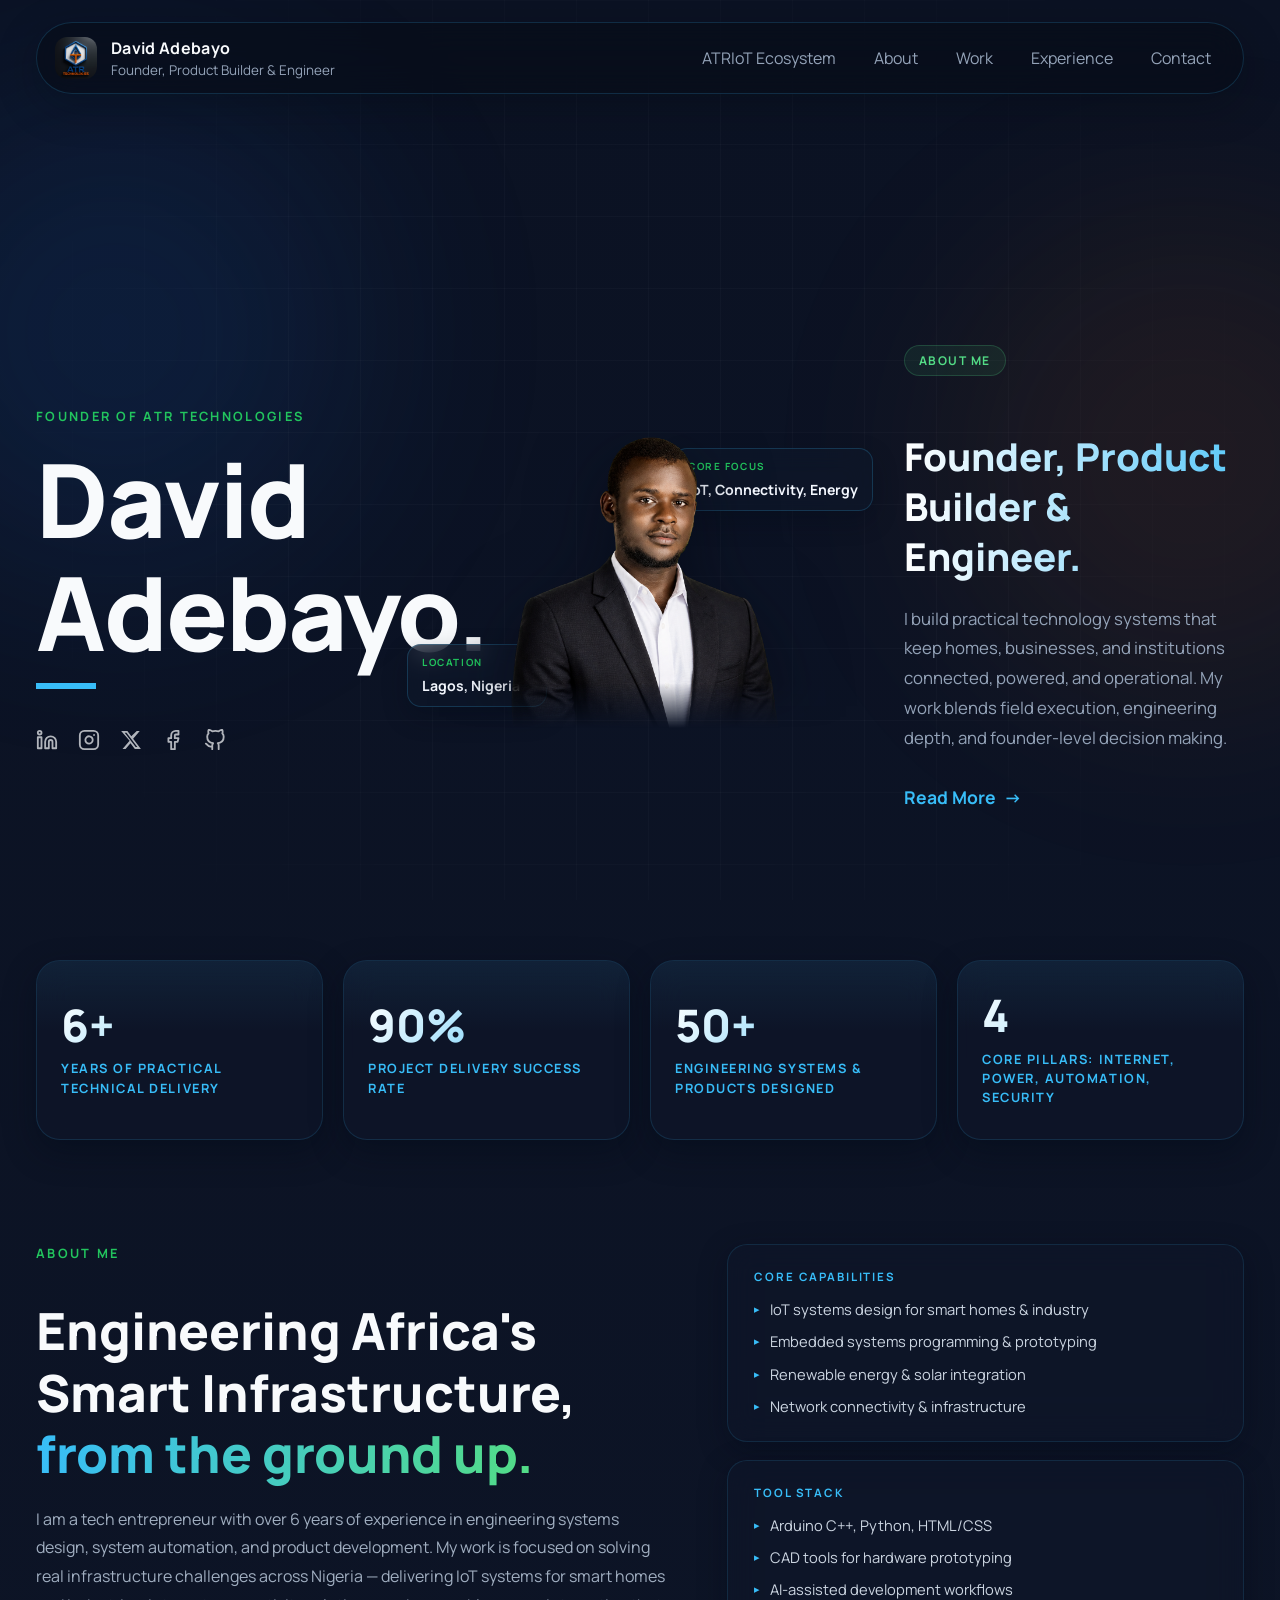
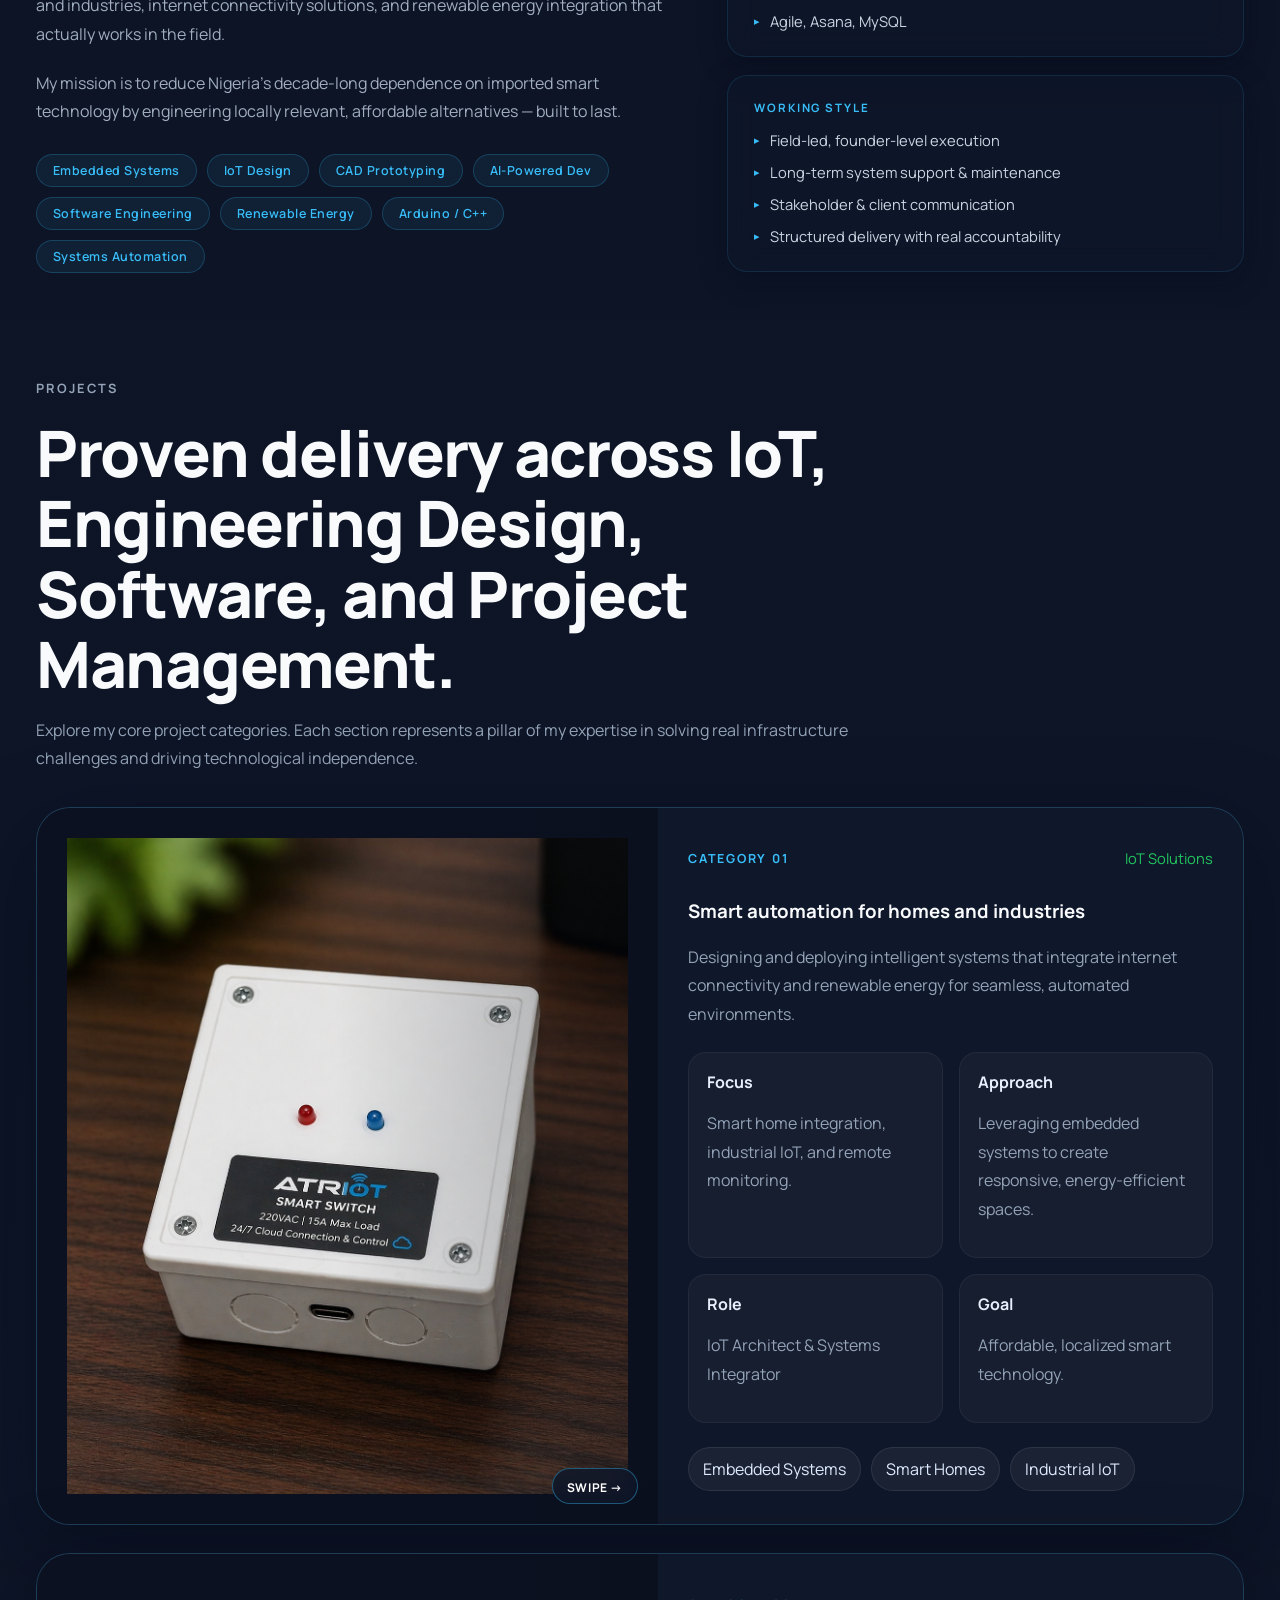
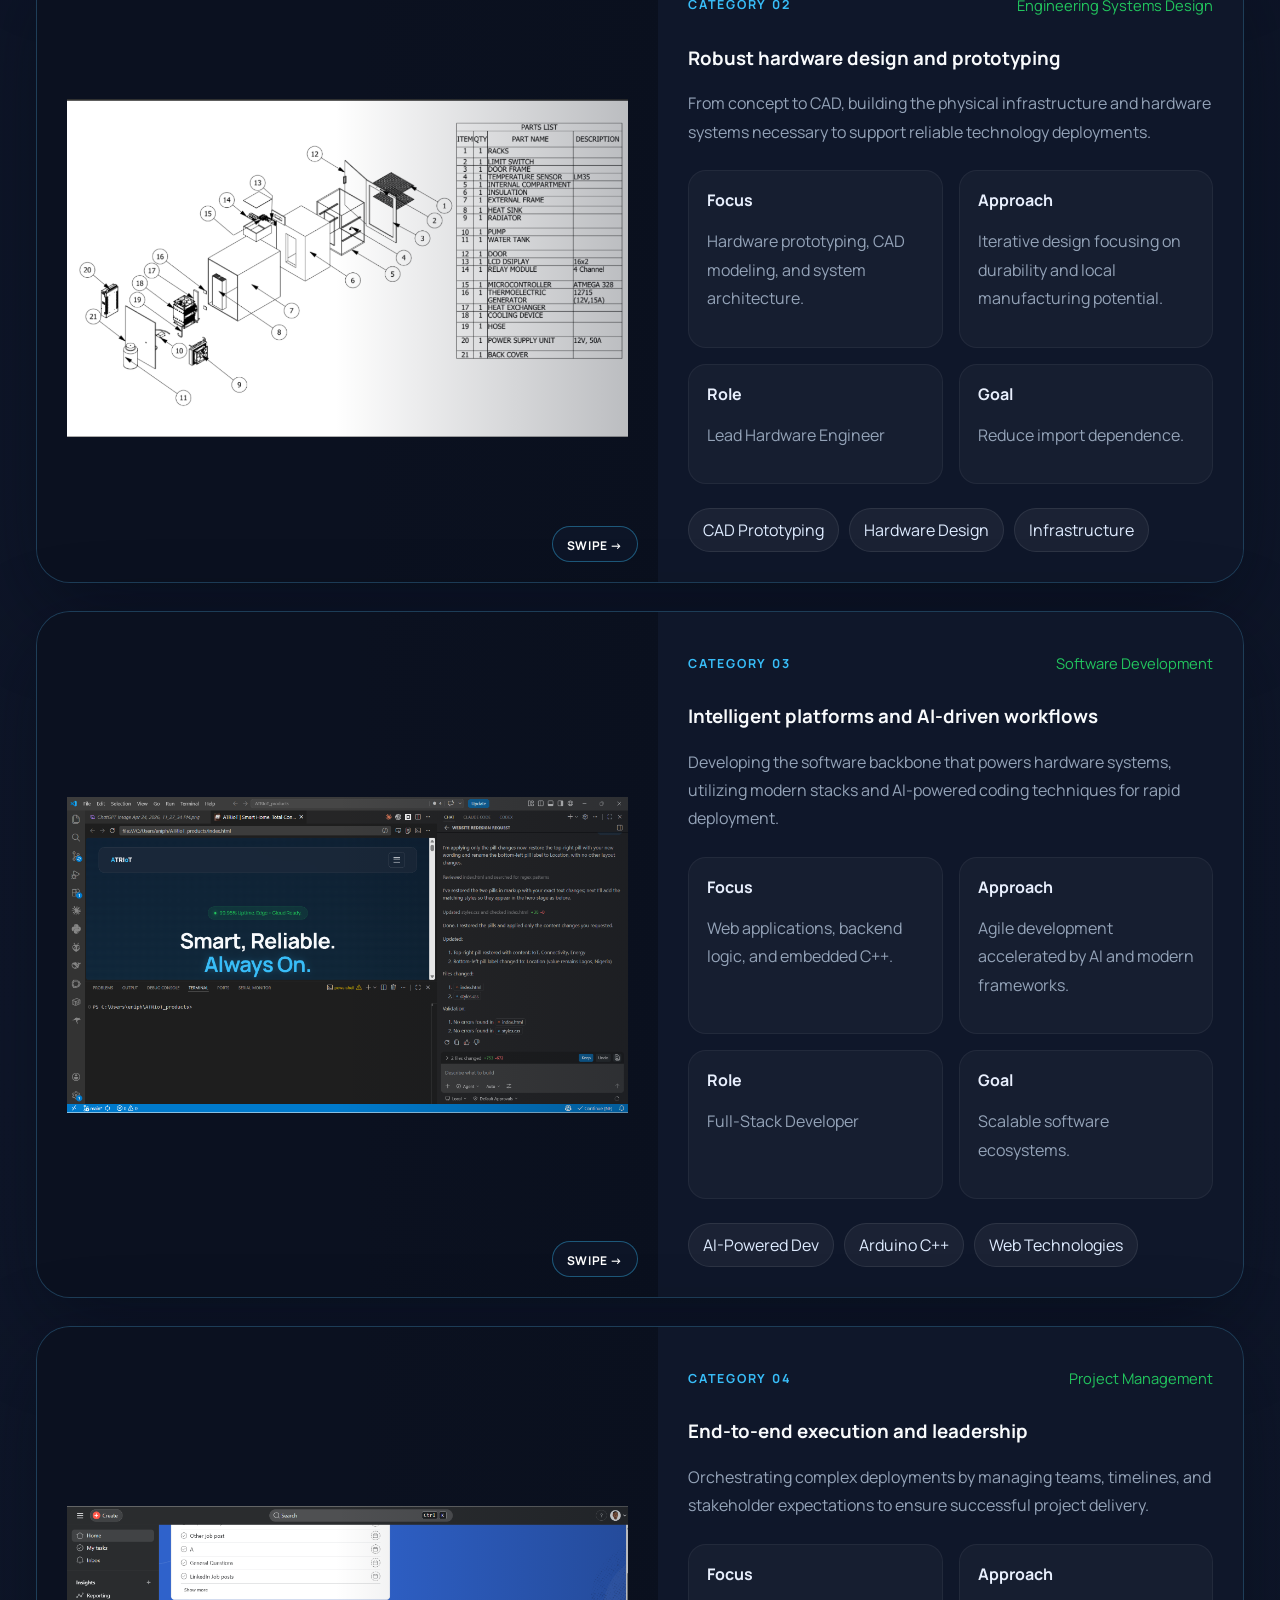
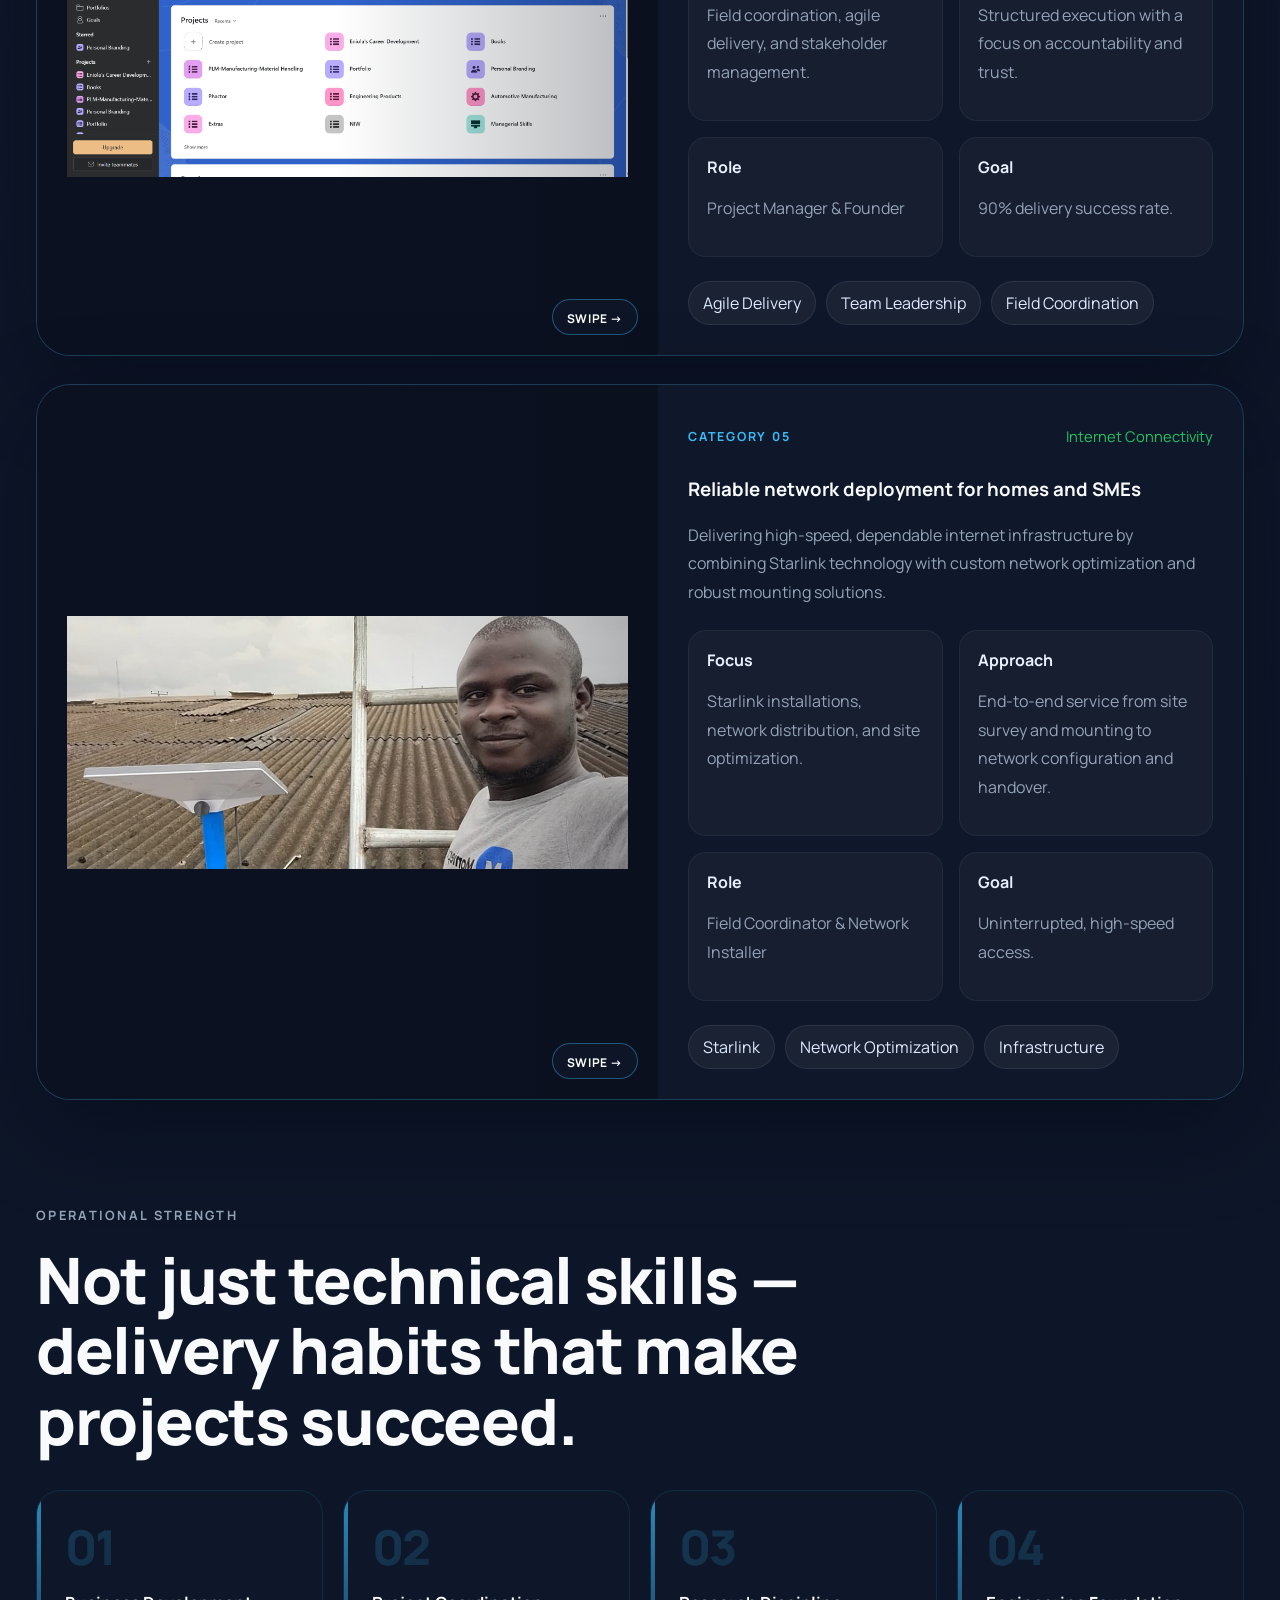
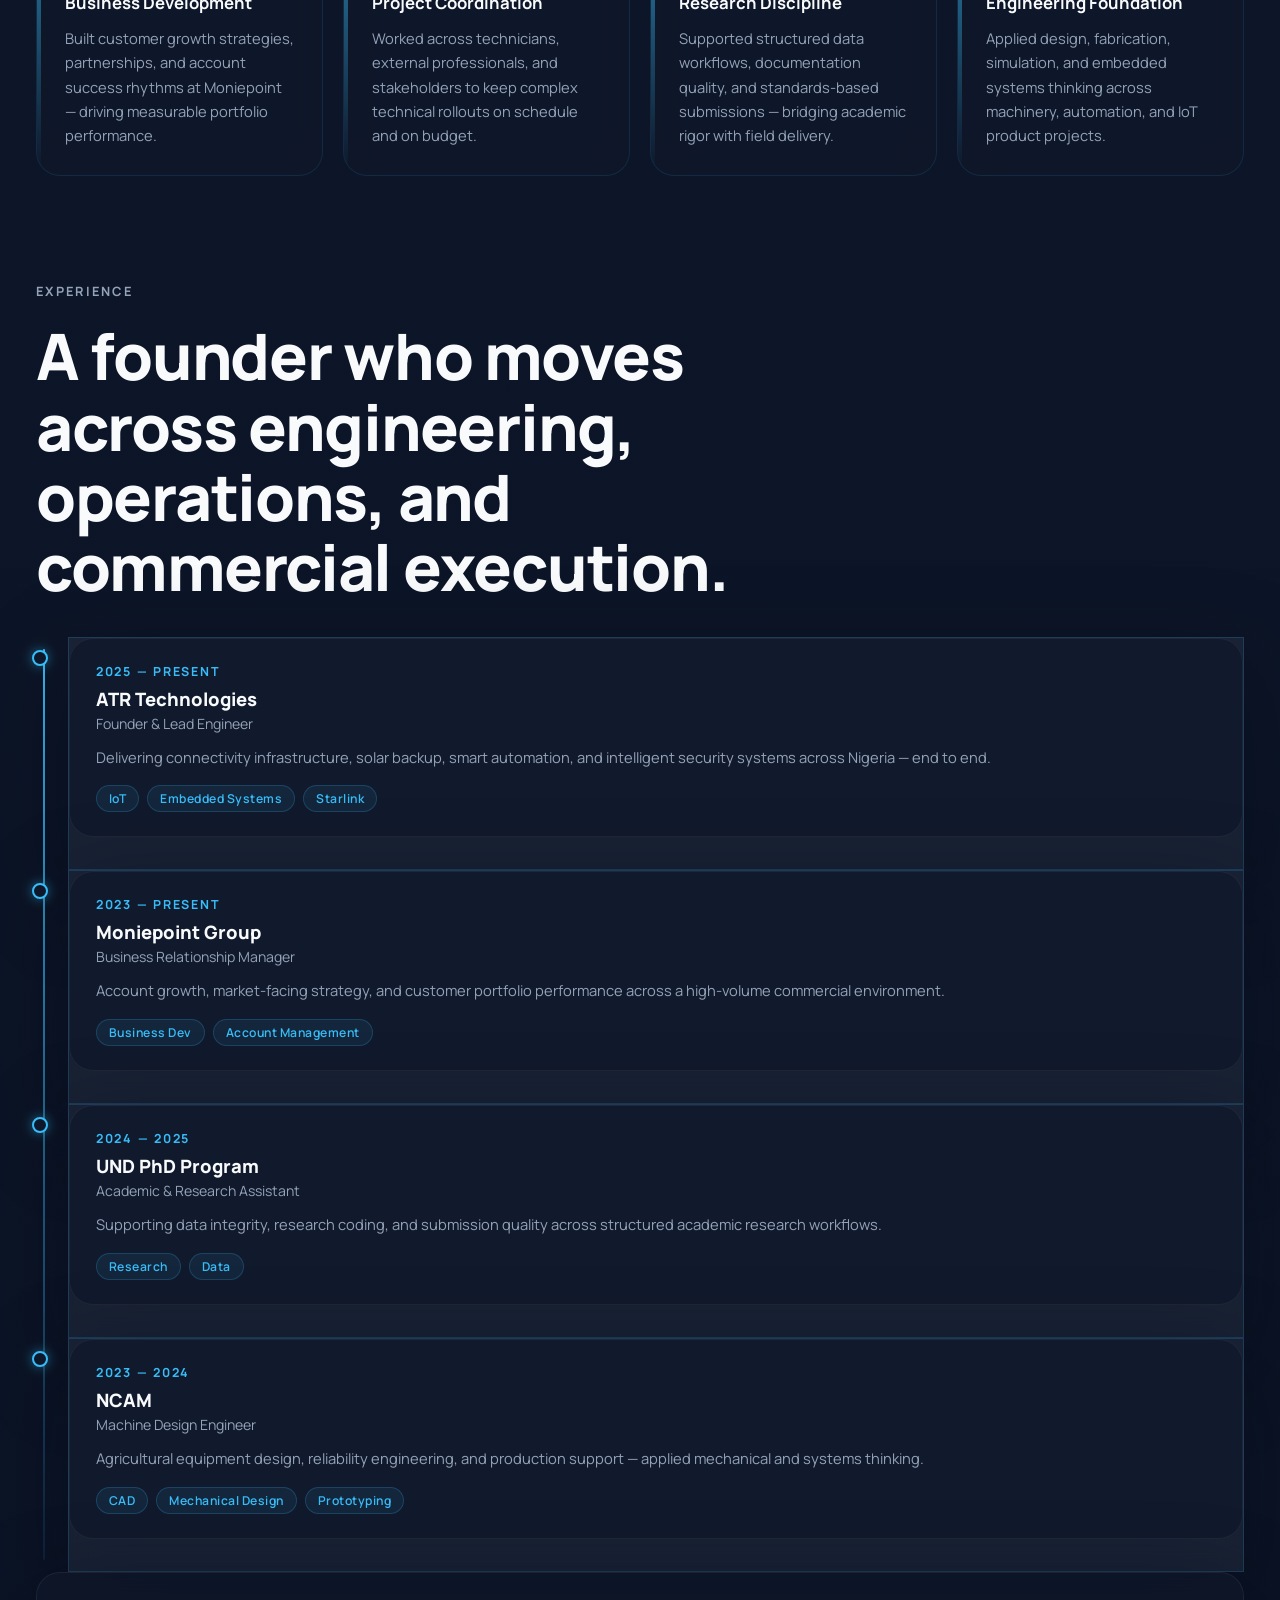
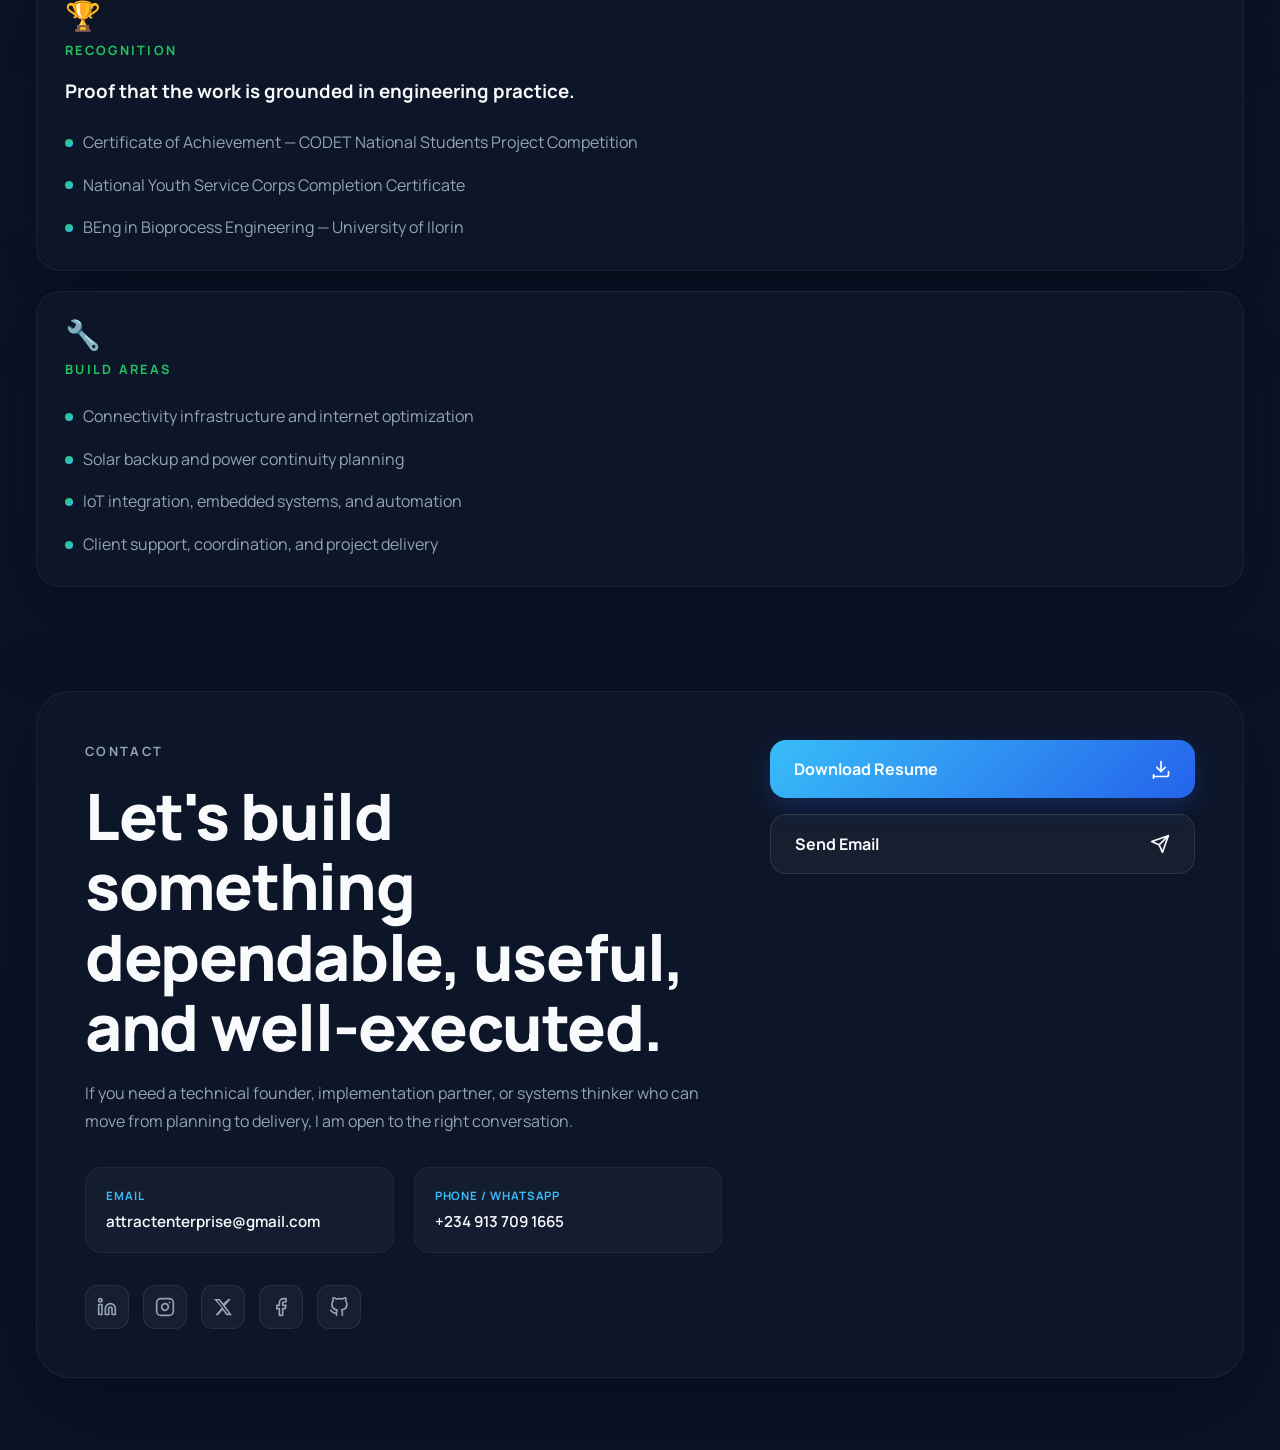
<file: portfolio/index.html>
<!DOCTYPE html>
<html lang="en">
  <head>
    <meta charset="UTF-8" />
    <meta name="viewport" content="width=device-width, initial-scale=1.0" />
    <title>David Adebayo | Founder, Product Builder &amp; Engineer</title>
    <meta
      name="description"
      content="Portfolio of David Adebayo, founder of ATR Technologies, showcasing connectivity infrastructure, solar backup systems, IoT automation, and engineering-led execution."
    />
    <meta
      name="keywords"
      content="David Adebayo, ATR Technologies, Founder, Product Builder, Engineer, IoT, Solar Backup, Starlink, Automation, Portfolio"
    />
    <meta name="theme-color" content="#0d1424" />
    <meta property="og:title" content="David Adebayo | Founder, Product Builder &amp; Engineer" />
    <meta
      property="og:description"
      content="Founder-led portfolio focused on connectivity, resilience, smart systems, and real-world technical delivery."
    />
    <meta property="og:type" content="website" />
    <link rel="icon" type="image/png" href="assets/source/logo.png" />
    <script>
      document.documentElement.classList.add("js");
    </script>
    <link rel="preconnect" href="https://fonts.googleapis.com">
    <link rel="preconnect" href="https://fonts.gstatic.com" crossorigin>
    <link href="https://fonts.googleapis.com/css2?family=Manrope:wght@400;500;600;700;800&display=swap" rel="stylesheet">
    <link rel="stylesheet" href="styles.css" />
  </head>
  <body>
    <div class="ambient ambient-left" aria-hidden="true"></div>
    <div class="ambient ambient-right" aria-hidden="true"></div>

    <div class="page-shell">
      <header class="site-header" id="top">
        <a class="brand" href="#top" aria-label="David Adebayo home">
          <img src="assets/source/logo.png" alt="ATR Technologies logo" />
          <div class="brand-copy">
            <span class="brand-name">David Adebayo</span>
            <span class="brand-role">Founder, Product Builder &amp; Engineer</span>
          </div>
        </a>

        <nav class="site-nav" aria-label="Primary">
          <a href="../index.html">ATRIoT Ecosystem</a>
          <a href="#about">About</a>
          <a href="#work">Work</a>
          <a href="#experience">Experience</a>
          <a href="#contact">Contact</a>
        </nav>
      </header>

      <main>
        <section class="hero section">
          <div class="hero-left reveal" data-delay="0">
            <p class="eyebrow">Founder of ATR Technologies</p>
            <h1>David<br>Adebayo.</h1>
            <div class="hero-line"></div>
            
            <div class="hero-socials">
              <!-- LinkedIn -->
              <a href="https://www.linkedin.com/in/david-adebayo-8587b8151/" target="_blank" rel="noopener" aria-label="LinkedIn">
                <svg width="22" height="22" viewBox="0 0 24 24" fill="none" stroke="currentColor" stroke-width="2" stroke-linecap="round" stroke-linejoin="round"><path d="M16 8a6 6 0 0 1 6 6v7h-4v-7a2 2 0 0 0-2-2 2 2 0 0 0-2 2v7h-4v-7a6 6 0 0 1 6-6z"></path><rect x="2" y="9" width="4" height="12"></rect><circle cx="4" cy="4" r="2"></circle></svg>
              </a>
              <!-- Instagram -->
              <a href="https://www.instagram.com/atrtech001/?hl=en" target="_blank" rel="noopener" aria-label="Instagram">
                <svg width="22" height="22" viewBox="0 0 24 24" fill="none" stroke="currentColor" stroke-width="2" stroke-linecap="round" stroke-linejoin="round"><rect x="2" y="2" width="20" height="20" rx="5" ry="5"></rect><path d="M16 11.37A4 4 0 1 1 12.63 8 4 4 0 0 1 16 11.37z"></path><line x1="17.5" y1="6.5" x2="17.51" y2="6.5"></line></svg>
              </a>
              <!-- X (Twitter) -->
              <a href="https://x.com/Atr_Tech_Dave" target="_blank" rel="noopener" aria-label="X / Twitter">
                <svg width="22" height="22" viewBox="0 0 24 24" fill="currentColor"><path d="M18.244 2.25h3.308l-7.227 8.26 8.502 11.24H16.17l-4.714-6.231-5.401 6.231H2.744l7.73-8.835L1.254 2.25H8.08l4.253 5.622zm-1.161 17.52h1.833L7.084 4.126H5.117z"/></svg>
              </a>
              <!-- Facebook -->
              <a href="https://web.facebook.com/profile.php?id=61569096717322" target="_blank" rel="noopener" aria-label="Facebook">
                <svg width="22" height="22" viewBox="0 0 24 24" fill="none" stroke="currentColor" stroke-width="2" stroke-linecap="round" stroke-linejoin="round"><path d="M18 2h-3a5 5 0 0 0-5 5v3H7v4h3v8h4v-8h3l1-4h-4V7a1 1 0 0 1 1-1h3z"></path></svg>
              </a>
              <!-- GitHub -->
              <a href="https://github.com/daveola956-spec" target="_blank" rel="noopener" aria-label="GitHub">
                <svg width="22" height="22" viewBox="0 0 24 24" fill="none" stroke="currentColor" stroke-width="2" stroke-linecap="round" stroke-linejoin="round"><path d="M9 19c-5 1.5-5-2.5-7-3m14 6v-3.87a3.37 3.37 0 0 0-.94-2.61c3.14-.35 6.44-1.54 6.44-7A5.44 5.44 0 0 0 20 4.77 5.07 5.07 0 0 0 19.91 1S18.73.65 16 2.48a13.38 13.38 0 0 0-7 0C6.27.65 5.09 1 5.09 1A5.07 5.07 0 0 0 5 4.77a5.44 5.44 0 0 0-1.5 3.78c0 5.42 3.3 6.61 6.44 7A3.37 3.37 0 0 0 9 18.13V22"></path></svg>
              </a>
            </div>
          </div>

          <div class="hero-stage reveal" data-delay="120">
            <div class="portrait-wrap">
              <article class="hero-float hero-float-top">
                <span class="hero-float-label">Core focus</span>
                <strong>IoT, Connectivity, Energy</strong>
              </article>
              <article class="hero-float hero-float-bottom">
                <span class="hero-float-label">Location</span>
                <strong>Lagos, Nigeria</strong>
              </article>
              <img
                class="hero-portrait"
                src="assets/generated/portrait-cutout.png"
                alt="Portrait of David Adebayo"
              />
            </div>
          </div>

          <div class="hero-right reveal" data-delay="220">
            <span class="hero-badge">About Me</span>
            <h2 class="hero-right-title">Founder, Product Builder &amp; Engineer.</h2>
            <p class="hero-summary modern-summary">
              I build practical technology systems that keep homes, businesses, and institutions
              connected, powered, and operational. My work blends field execution, engineering
              depth, and founder-level decision making.
            </p>
            <div class="hero-actions">
              <a class="modern-link" href="#work">Read More <span class="arrow">&rarr;</span></a>
            </div>
          </div>
        </section>

        <section class="bento-metrics reveal" aria-label="Key highlights" data-delay="40">
          <article class="bento-card">
            <span class="bento-value">6+</span>
            <span class="bento-label">Years of practical technical delivery</span>
          </article>
          <article class="bento-card">
            <span class="bento-value">90%</span>
            <span class="bento-label">Project delivery success rate</span>
          </article>
          <article class="bento-card">
            <span class="bento-value">50+</span>
            <span class="bento-label">Engineering systems &amp; products designed</span>
          </article>
          <article class="bento-card">
            <span class="bento-value">4</span>
            <span class="bento-label">Core pillars: internet, power, automation, security</span>
          </article>
        </section>


        <section class="section about" id="about">
          <div class="about-modern reveal">

            <!-- LEFT: Story + Skills -->
            <div class="about-left">
              <p class="eyebrow">About Me</p>
              <h2 class="about-heading">Engineering Africa's<br>Smart Infrastructure,<br><span class="about-heading-accent">from the ground up.</span></h2>
              <p class="about-bio">
                I am a tech entrepreneur with over 6 years of experience in engineering systems design, 
                system automation, and product development. My work is focused on solving real infrastructure 
                challenges across Nigeria — delivering IoT systems for smart homes and industries, 
                internet connectivity solutions, and renewable energy integration that actually works in the field.
              </p>
              <p class="about-bio">
                My mission is to reduce Nigeria's decade-long dependence on imported smart technology 
                by engineering locally relevant, affordable alternatives — built to last.
              </p>

              <!-- Skill Tags -->
              <div class="about-skills">
                <span class="skill-tag">Embedded Systems</span>
                <span class="skill-tag">IoT Design</span>
                <span class="skill-tag">CAD Prototyping</span>
                <span class="skill-tag">AI-Powered Dev</span>
                <span class="skill-tag">Software Engineering</span>
                <span class="skill-tag">Renewable Energy</span>
                <span class="skill-tag">Arduino / C++</span>
                <span class="skill-tag">Systems Automation</span>
              </div>
            </div>

            <!-- RIGHT: Detail Cards -->
            <div class="about-right">
              <article class="about-detail-card reveal" data-delay="60">
                <span class="about-card-label">Core Capabilities</span>
                <ul class="about-card-list">
                  <li>IoT systems design for smart homes &amp; industry</li>
                  <li>Embedded systems programming &amp; prototyping</li>
                  <li>Renewable energy &amp; solar integration</li>
                  <li>Network connectivity &amp; infrastructure</li>
                </ul>
              </article>

              <article class="about-detail-card reveal" data-delay="120">
                <span class="about-card-label">Tool Stack</span>
                <ul class="about-card-list">
                  <li>Arduino C++, Python, HTML/CSS</li>
                  <li>CAD tools for hardware prototyping</li>
                  <li>AI-assisted development workflows</li>
                  <li>Agile, Asana, MySQL</li>
                </ul>
              </article>

              <article class="about-detail-card reveal" data-delay="180">
                <span class="about-card-label">Working Style</span>
                <ul class="about-card-list">
                  <li>Field-led, founder-level execution</li>
                  <li>Long-term system support &amp; maintenance</li>
                  <li>Stakeholder &amp; client communication</li>
                  <li>Structured delivery with real accountability</li>
                </ul>
              </article>
            </div>

          </div>
        </section>


        <section class="section work" id="work">
          <div class="section-heading reveal">
            <p class="eyebrow">Projects</p>
            <h2>Proven delivery across IoT, Engineering Design, Software, and Project Management.</h2>
            <p>
              Explore my core project categories. Each section represents a pillar of my expertise 
              in solving real infrastructure challenges and driving technological independence.
            </p>
          </div>

          <div class="project-grid">
            <!-- Project 1: IoT Solutions -->
            <article class="project-card reveal" data-delay="0">
              <div class="project-image-wrap horizontal-scroll-wrap">
                <div class="horizontal-scroll-images">
                  <img src="assets/generated/iot-project-1.png" alt="ATRIoT IoT Power Station" />
                  <img src="assets/generated/iot-project-2.png" alt="ATRIoT Smart Switch" />
                </div>
                <div class="scroll-hint">
                  <span>Swipe &rarr;</span>
                </div>
              </div>
              <div class="project-copy">
                <div class="project-topline">
                  <p>Category 01</p>
                  <span>IoT Solutions</span>
                </div>
                <h3>Smart automation for homes and industries</h3>
                <p class="project-summary">
                  Designing and deploying intelligent systems that integrate internet connectivity and renewable energy for seamless, automated environments.
                </p>

                <div class="project-detail-grid">
                  <article>
                    <h4>Focus</h4>
                    <p>Smart home integration, industrial IoT, and remote monitoring.</p>
                  </article>
                  <article>
                    <h4>Approach</h4>
                    <p>Leveraging embedded systems to create responsive, energy-efficient spaces.</p>
                  </article>
                  <article>
                    <h4>Role</h4>
                    <p>IoT Architect &amp; Systems Integrator</p>
                  </article>
                  <article>
                    <h4>Goal</h4>
                    <p>Affordable, localized smart technology.</p>
                  </article>
                </div>

                <ul class="chip-list">
                  <li>Embedded Systems</li>
                  <li>Smart Homes</li>
                  <li>Industrial IoT</li>
                </ul>
              </div>
            </article>

            <!-- Project 2: Engineering Systems Design -->
            <article class="project-card reveal" data-delay="60">
              <div class="project-image-wrap horizontal-scroll-wrap">
                <div class="horizontal-scroll-images">
                  <img src="assets/generated/eng-project-1.png" alt="Engineering System Exploded View" />
                  <img src="assets/generated/eng-project-2.png" alt="Engineering System Circuit Schematic" />
                  <img src="assets/generated/eng-project-3.png" alt="Engineering System 3D Assembly" />
                  <img src="assets/generated/eng-project-4.png" alt="Engineering System Production Line" />
                </div>
                <div class="scroll-hint">
                  <span>Swipe &rarr;</span>
                </div>
              </div>
              <div class="project-copy">
                <div class="project-topline">
                  <p>Category 02</p>
                  <span>Engineering Systems Design</span>
                </div>
                <h3>Robust hardware design and prototyping</h3>
                <p class="project-summary">
                  From concept to CAD, building the physical infrastructure and hardware systems necessary to support reliable technology deployments.
                </p>

                <div class="project-detail-grid">
                  <article>
                    <h4>Focus</h4>
                    <p>Hardware prototyping, CAD modeling, and system architecture.</p>
                  </article>
                  <article>
                    <h4>Approach</h4>
                    <p>Iterative design focusing on durability and local manufacturing potential.</p>
                  </article>
                  <article>
                    <h4>Role</h4>
                    <p>Lead Hardware Engineer</p>
                  </article>
                  <article>
                    <h4>Goal</h4>
                    <p>Reduce import dependence.</p>
                  </article>
                </div>

                <ul class="chip-list">
                  <li>CAD Prototyping</li>
                  <li>Hardware Design</li>
                  <li>Infrastructure</li>
                </ul>
              </div>
            </article>

            <!-- Project 3: Software Dev -->
            <article class="project-card reveal" data-delay="120">
              <div class="project-image-wrap horizontal-scroll-wrap">
                <div class="horizontal-scroll-images">
                  <img src="assets/generated/soft-project-1.png" alt="ATRIoT App Interface" />
                  <img src="assets/generated/soft-project-2.png" alt="ATRIoT Software Architecture" />
                </div>
                <div class="scroll-hint">
                  <span>Swipe &rarr;</span>
                </div>
              </div>
              <div class="project-copy">
                <div class="project-topline">
                  <p>Category 03</p>
                  <span>Software Development</span>
                </div>
                <h3>Intelligent platforms and AI-driven workflows</h3>
                <p class="project-summary">
                  Developing the software backbone that powers hardware systems, utilizing modern stacks and AI-powered coding techniques for rapid deployment.
                </p>

                <div class="project-detail-grid">
                  <article>
                    <h4>Focus</h4>
                    <p>Web applications, backend logic, and embedded C++.</p>
                  </article>
                  <article>
                    <h4>Approach</h4>
                    <p>Agile development accelerated by AI and modern frameworks.</p>
                  </article>
                  <article>
                    <h4>Role</h4>
                    <p>Full-Stack Developer</p>
                  </article>
                  <article>
                    <h4>Goal</h4>
                    <p>Scalable software ecosystems.</p>
                  </article>
                </div>

                <ul class="chip-list">
                  <li>AI-Powered Dev</li>
                  <li>Arduino C++</li>
                  <li>Web Technologies</li>
                </ul>
              </div>
            </article>

            <!-- Project 4: Project Management -->
            <article class="project-card reveal" data-delay="180">
              <div class="project-image-wrap horizontal-scroll-wrap">
                <div class="horizontal-scroll-images">
                  <img src="assets/generated/pm-project-1.png" alt="Asana Project Overview" />
                  <img src="assets/generated/pm-project-2.png" alt="Asana Task List" />
                </div>
                <div class="scroll-hint">
                  <span>Swipe &rarr;</span>
                </div>
              </div>
              <div class="project-copy">
                <div class="project-topline">
                  <p>Category 04</p>
                  <span>Project Management</span>
                </div>
                <h3>End-to-end execution and leadership</h3>
                <p class="project-summary">
                  Orchestrating complex deployments by managing teams, timelines, and stakeholder expectations to ensure successful project delivery.
                </p>

                <div class="project-detail-grid">
                  <article>
                    <h4>Focus</h4>
                    <p>Field coordination, agile delivery, and stakeholder management.</p>
                  </article>
                  <article>
                    <h4>Approach</h4>
                    <p>Structured execution with a focus on accountability and trust.</p>
                  </article>
                  <article>
                    <h4>Role</h4>
                    <p>Project Manager &amp; Founder</p>
                  </article>
                  <article>
                    <h4>Goal</h4>
                    <p>90% delivery success rate.</p>
                  </article>
                </div>

                <ul class="chip-list">
                  <li>Agile Delivery</li>
                  <li>Team Leadership</li>
                  <li>Field Coordination</li>
                </ul>
              </div>
            </article>

            <!-- Project 5: Internet Connectivity -->
            <article class="project-card reveal" data-delay="240">
              <div class="project-image-wrap horizontal-scroll-wrap">
                <div class="horizontal-scroll-images">
                  <img src="assets/generated/net-project-1.png" alt="Starlink Installation Site" />
                  <img src="assets/generated/net-project-2.png" alt="Starlink Wall Mount" />
                </div>
                <div class="scroll-hint">
                  <span>Swipe &rarr;</span>
                </div>
              </div>
              <div class="project-copy">
                <div class="project-topline">
                  <p>Category 05</p>
                  <span>Internet Connectivity</span>
                </div>
                <h3>Reliable network deployment for homes and SMEs</h3>
                <p class="project-summary">
                  Delivering high-speed, dependable internet infrastructure by combining Starlink technology with custom network optimization and robust mounting solutions.
                </p>

                <div class="project-detail-grid">
                  <article>
                    <h4>Focus</h4>
                    <p>Starlink installations, network distribution, and site optimization.</p>
                  </article>
                  <article>
                    <h4>Approach</h4>
                    <p>End-to-end service from site survey and mounting to network configuration and handover.</p>
                  </article>
                  <article>
                    <h4>Role</h4>
                    <p>Field Coordinator &amp; Network Installer</p>
                  </article>
                  <article>
                    <h4>Goal</h4>
                    <p>Uninterrupted, high-speed access.</p>
                  </article>
                </div>

                <ul class="chip-list">
                  <li>Starlink</li>
                  <li>Network Optimization</li>
                  <li>Infrastructure</li>
                </ul>
              </div>
            </article>
          </div>
        </section>

        <section class="section proof" id="strengths">
          <div class="section-heading reveal">
            <p class="eyebrow">Operational Strength</p>
            <h2>Not just technical skills — delivery habits that make projects succeed.</h2>
          </div>

          <div class="proof-bento reveal" data-delay="60">
            <article class="proof-bento-card">
              <span class="proof-number">01</span>
              <div class="proof-bento-body">
                <h3>Business Development</h3>
                <p>Built customer growth strategies, partnerships, and account success rhythms at Moniepoint — driving measurable portfolio performance.</p>
              </div>
            </article>
            <article class="proof-bento-card">
              <span class="proof-number">02</span>
              <div class="proof-bento-body">
                <h3>Project Coordination</h3>
                <p>Worked across technicians, external professionals, and stakeholders to keep complex technical rollouts on schedule and on budget.</p>
              </div>
            </article>
            <article class="proof-bento-card">
              <span class="proof-number">03</span>
              <div class="proof-bento-body">
                <h3>Research Discipline</h3>
                <p>Supported structured data workflows, documentation quality, and standards-based submissions — bridging academic rigor with field delivery.</p>
              </div>
            </article>
            <article class="proof-bento-card">
              <span class="proof-number">04</span>
              <div class="proof-bento-body">
                <h3>Engineering Foundation</h3>
                <p>Applied design, fabrication, simulation, and embedded systems thinking across machinery, automation, and IoT product projects.</p>
              </div>
            </article>
          </div>
        </section>

        <section class="section experience" id="experience">
          <div class="section-heading reveal">
            <p class="eyebrow">Experience</p>
            <h2>A founder who moves across engineering, operations, and commercial execution.</h2>
          </div>

          <div class="experience-layout">
            <div class="timeline reveal" data-delay="0">
              <article class="timeline-card">
                <div class="timeline-dot"></div>
                <div class="timeline-inner">
                  <div class="timeline-meta">
                    <span class="timeline-date">2025 — Present</span>
                    <strong>ATR Technologies</strong>
                    <em>Founder &amp; Lead Engineer</em>
                  </div>
                  <p>Delivering connectivity infrastructure, solar backup, smart automation, and intelligent security systems across Nigeria — end to end.</p>
                  <div class="timeline-tags">
                    <span>IoT</span><span>Embedded Systems</span><span>Starlink</span>
                  </div>
                </div>
              </article>
              <article class="timeline-card">
                <div class="timeline-dot"></div>
                <div class="timeline-inner">
                  <div class="timeline-meta">
                    <span class="timeline-date">2023 — Present</span>
                    <strong>Moniepoint Group</strong>
                    <em>Business Relationship Manager</em>
                  </div>
                  <p>Account growth, market-facing strategy, and customer portfolio performance across a high-volume commercial environment.</p>
                  <div class="timeline-tags">
                    <span>Business Dev</span><span>Account Management</span>
                  </div>
                </div>
              </article>
              <article class="timeline-card">
                <div class="timeline-dot"></div>
                <div class="timeline-inner">
                  <div class="timeline-meta">
                    <span class="timeline-date">2024 — 2025</span>
                    <strong>UND PhD Program</strong>
                    <em>Academic &amp; Research Assistant</em>
                  </div>
                  <p>Supporting data integrity, research coding, and submission quality across structured academic research workflows.</p>
                  <div class="timeline-tags">
                    <span>Research</span><span>Data</span>
                  </div>
                </div>
              </article>
              <article class="timeline-card">
                <div class="timeline-dot"></div>
                <div class="timeline-inner">
                  <div class="timeline-meta">
                    <span class="timeline-date">2023 — 2024</span>
                    <strong>NCAM</strong>
                    <em>Machine Design Engineer</em>
                  </div>
                  <p>Agricultural equipment design, reliability engineering, and production support — applied mechanical and systems thinking.</p>
                  <div class="timeline-tags">
                    <span>CAD</span><span>Mechanical Design</span><span>Prototyping</span>
                  </div>
                </div>
              </article>
            </div>

            <div class="credentials-column reveal" data-delay="120">
              <article class="credential-panel">
                <div class="credential-icon">🏆</div>
                <p class="eyebrow">Recognition</p>
                <h3>Proof that the work is grounded in engineering practice.</h3>
                <ul class="bullet-list">
                  <li>Certificate of Achievement — CODET National Students Project Competition</li>
                  <li>National Youth Service Corps Completion Certificate</li>
                  <li>BEng in Bioprocess Engineering — University of Ilorin</li>
                </ul>
              </article>

              <article class="credential-panel">
                <div class="credential-icon">🔧</div>
                <p class="eyebrow">Build Areas</p>
                <ul class="bullet-list">
                  <li>Connectivity infrastructure and internet optimization</li>
                  <li>Solar backup and power continuity planning</li>
                  <li>IoT integration, embedded systems, and automation</li>
                  <li>Client support, coordination, and project delivery</li>
                </ul>
              </article>
            </div>
          </div>
        </section>

        <section class="section contact" id="contact">
          <div class="contact-panel reveal">
            <div class="contact-copy">
              <p class="eyebrow">Contact</p>
              <h2>Let's build something dependable, useful, and well-executed.</h2>
              <p>
                If you need a technical founder, implementation partner, or systems thinker who
                can move from planning to delivery, I am open to the right conversation.
              </p>
              
              <div class="contact-methods">
                <div class="contact-method-card">
                  <span class="method-label">Email</span>
                  <a href="mailto:attractenterprise@gmail.com" class="method-link">attractenterprise@gmail.com</a>
                </div>
                <div class="contact-method-card">
                  <span class="method-label">Phone / WhatsApp</span>
                  <a href="https://wa.me/2349137091665" target="_blank" rel="noopener" class="method-link">+234 913 709 1665</a>
                </div>
              </div>

              <div class="contact-social-grid">
                <a href="https://www.linkedin.com/in/david-adebayo-8587b8151/" target="_blank" rel="noopener" class="social-icon-link" aria-label="LinkedIn">
                  <svg width="20" height="20" viewBox="0 0 24 24" fill="none" stroke="currentColor" stroke-width="2" stroke-linecap="round" stroke-linejoin="round"><path d="M16 8a6 6 0 0 1 6 6v7h-4v-7a2 2 0 0 0-2-2 2 2 0 0 0-2 2v7h-4v-7a6 6 0 0 1 6-6z"></path><rect x="2" y="9" width="4" height="12"></rect><circle cx="4" cy="4" r="2"></circle></svg>
                </a>
                <a href="https://www.instagram.com/atrtech001/?hl=en" target="_blank" rel="noopener" class="social-icon-link" aria-label="Instagram">
                  <svg width="20" height="20" viewBox="0 0 24 24" fill="none" stroke="currentColor" stroke-width="2" stroke-linecap="round" stroke-linejoin="round"><rect x="2" y="2" width="20" height="20" rx="5" ry="5"></rect><path d="M16 11.37A4 4 0 1 1 12.63 8 4 4 0 0 1 16 11.37z"></path><line x1="17.5" y1="6.5" x2="17.51" y2="6.5"></line></svg>
                </a>
                <a href="https://x.com/Atr_Tech_Dave" target="_blank" rel="noopener" class="social-icon-link" aria-label="X / Twitter">
                  <svg width="20" height="20" viewBox="0 0 24 24" fill="currentColor"><path d="M18.244 2.25h3.308l-7.227 8.26 8.502 11.24H16.17l-4.714-6.231-5.401 6.231H2.744l7.73-8.835L1.254 2.25H8.08l4.253 5.622zm-1.161 17.52h1.833L7.084 4.126H5.117z"/></svg>
                </a>
                <a href="https://web.facebook.com/profile.php?id=61569096717322" target="_blank" rel="noopener" class="social-icon-link" aria-label="Facebook">
                  <svg width="20" height="20" viewBox="0 0 24 24" fill="none" stroke="currentColor" stroke-width="2" stroke-linecap="round" stroke-linejoin="round"><path d="M18 2h-3a5 5 0 0 0-5 5v3H7v4h3v8h4v-8h3l1-4h-4V7a1 1 0 0 1 1-1h3z"></path></svg>
                </a>
                <a href="https://github.com/daveola956-spec" target="_blank" rel="noopener" class="social-icon-link" aria-label="GitHub">
                  <svg width="20" height="20" viewBox="0 0 24 24" fill="none" stroke="currentColor" stroke-width="2" stroke-linecap="round" stroke-linejoin="round"><path d="M9 19c-5 1.5-5-2.5-7-3m14 6v-3.87a3.37 3.37 0 0 0-.94-2.61c3.14-.35 6.44-1.54 6.44-7A5.44 5.44 0 0 0 20 4.77 5.07 5.07 0 0 0 19.91 1S18.73.65 16 2.48a13.38 13.38 0 0 0-7 0C6.27.65 5.09 1 5.09 1A5.07 5.07 0 0 0 5 4.77a5.44 5.44 0 0 0-1.5 3.78c0 5.42 3.3 6.61 6.44 7A3.37 3.37 0 0 0 9 18.13V22"></path></svg>
                </a>
              </div>
            </div>

            <div class="contact-actions">
              <a href="assets/Eniola-Adebayo-CV.pdf" download class="modern-btn primary-btn">
                <span>Download Resume</span>
                <svg width="20" height="20" viewBox="0 0 24 24" fill="none" stroke="currentColor" stroke-width="2" stroke-linecap="round" stroke-linejoin="round"><path d="M21 15v4a2 2 0 0 1-2 2H5a2 2 0 0 1-2-2v4"></path><polyline points="7 10 12 15 17 10"></polyline><line x1="12" y1="15" x2="12" y2="3"></line></svg>
              </a>
              <a href="mailto:attractenterprise@gmail.com" class="modern-btn secondary-btn">
                <span>Send Email</span>
                <svg width="20" height="20" viewBox="0 0 24 24" fill="none" stroke="currentColor" stroke-width="2" stroke-linecap="round" stroke-linejoin="round"><line x1="22" y1="2" x2="11" y2="13"></line><polygon points="22 2 15 22 11 13 2 9 22 2"></polygon></svg>
              </a>
            </div>
          </div>
        </section>
      </main>
    </div>

    <script src="script.js"></script>
  </body>
</html>
</file>
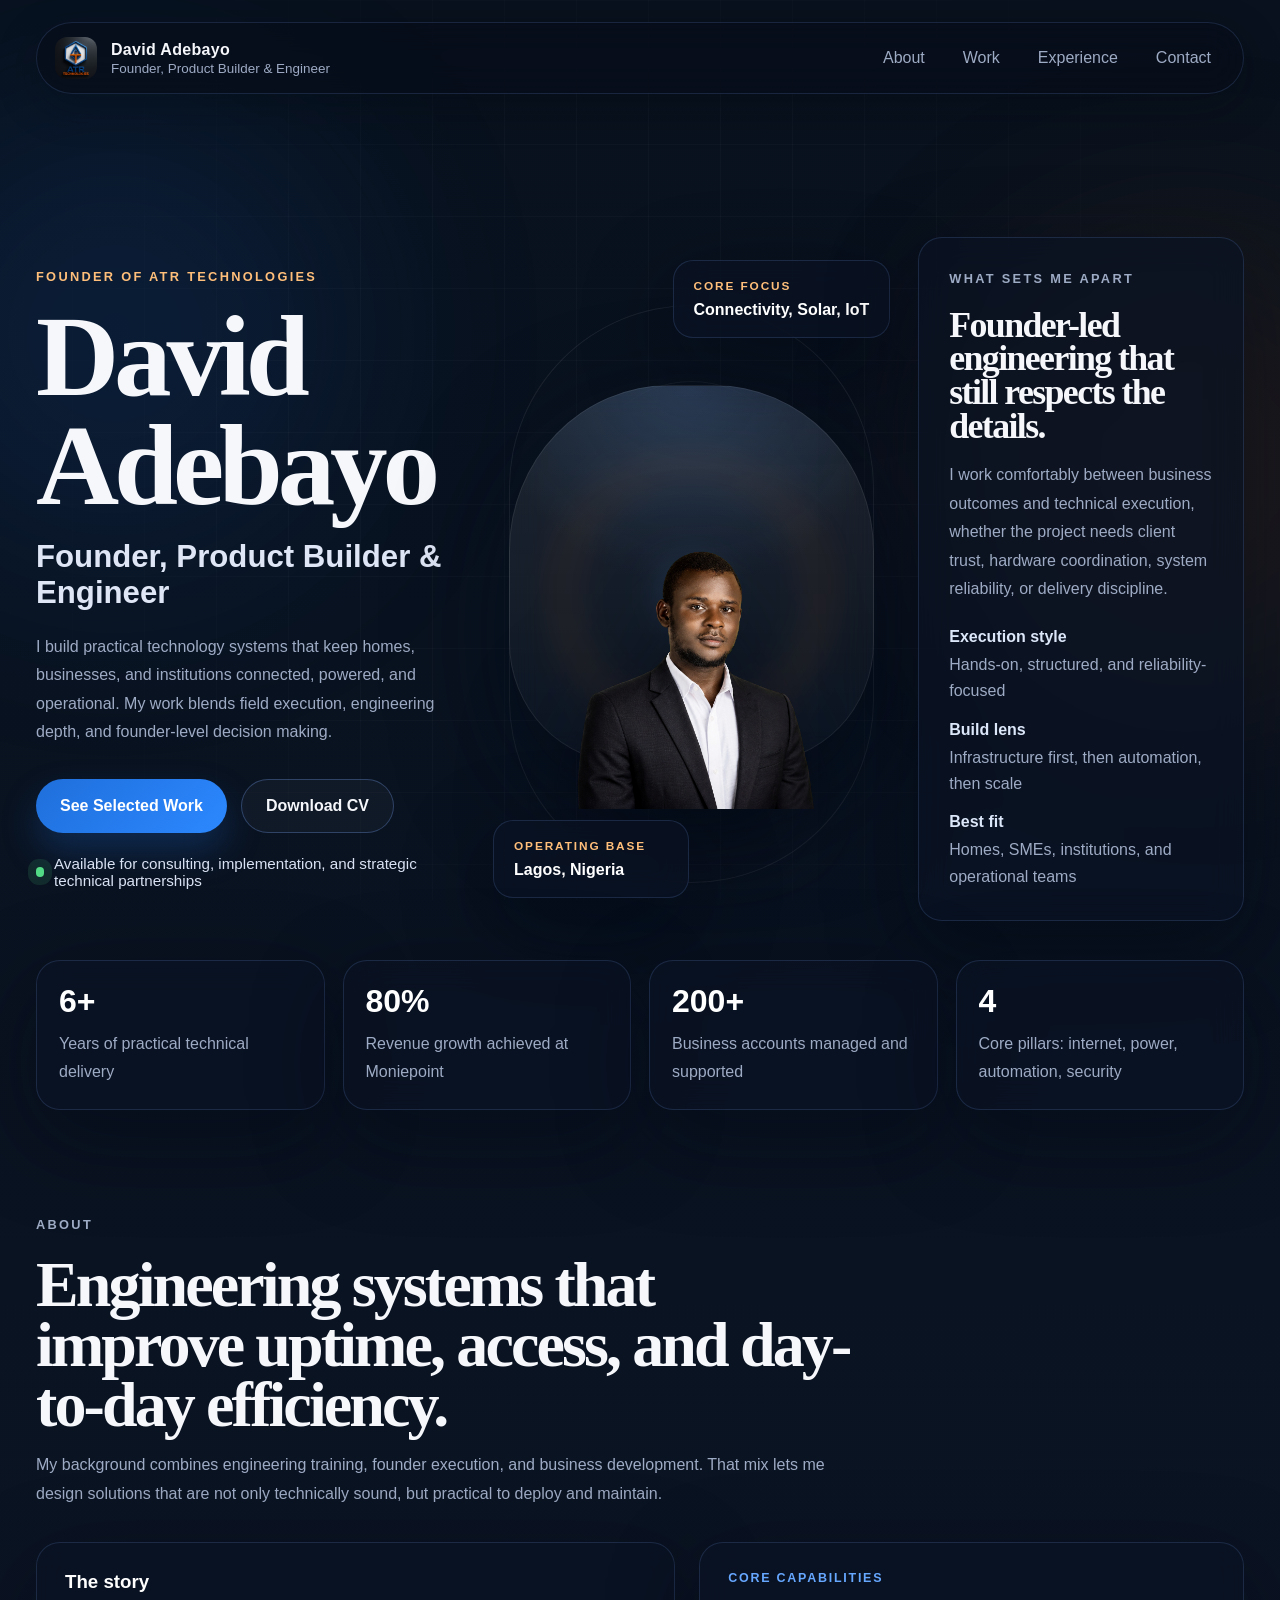
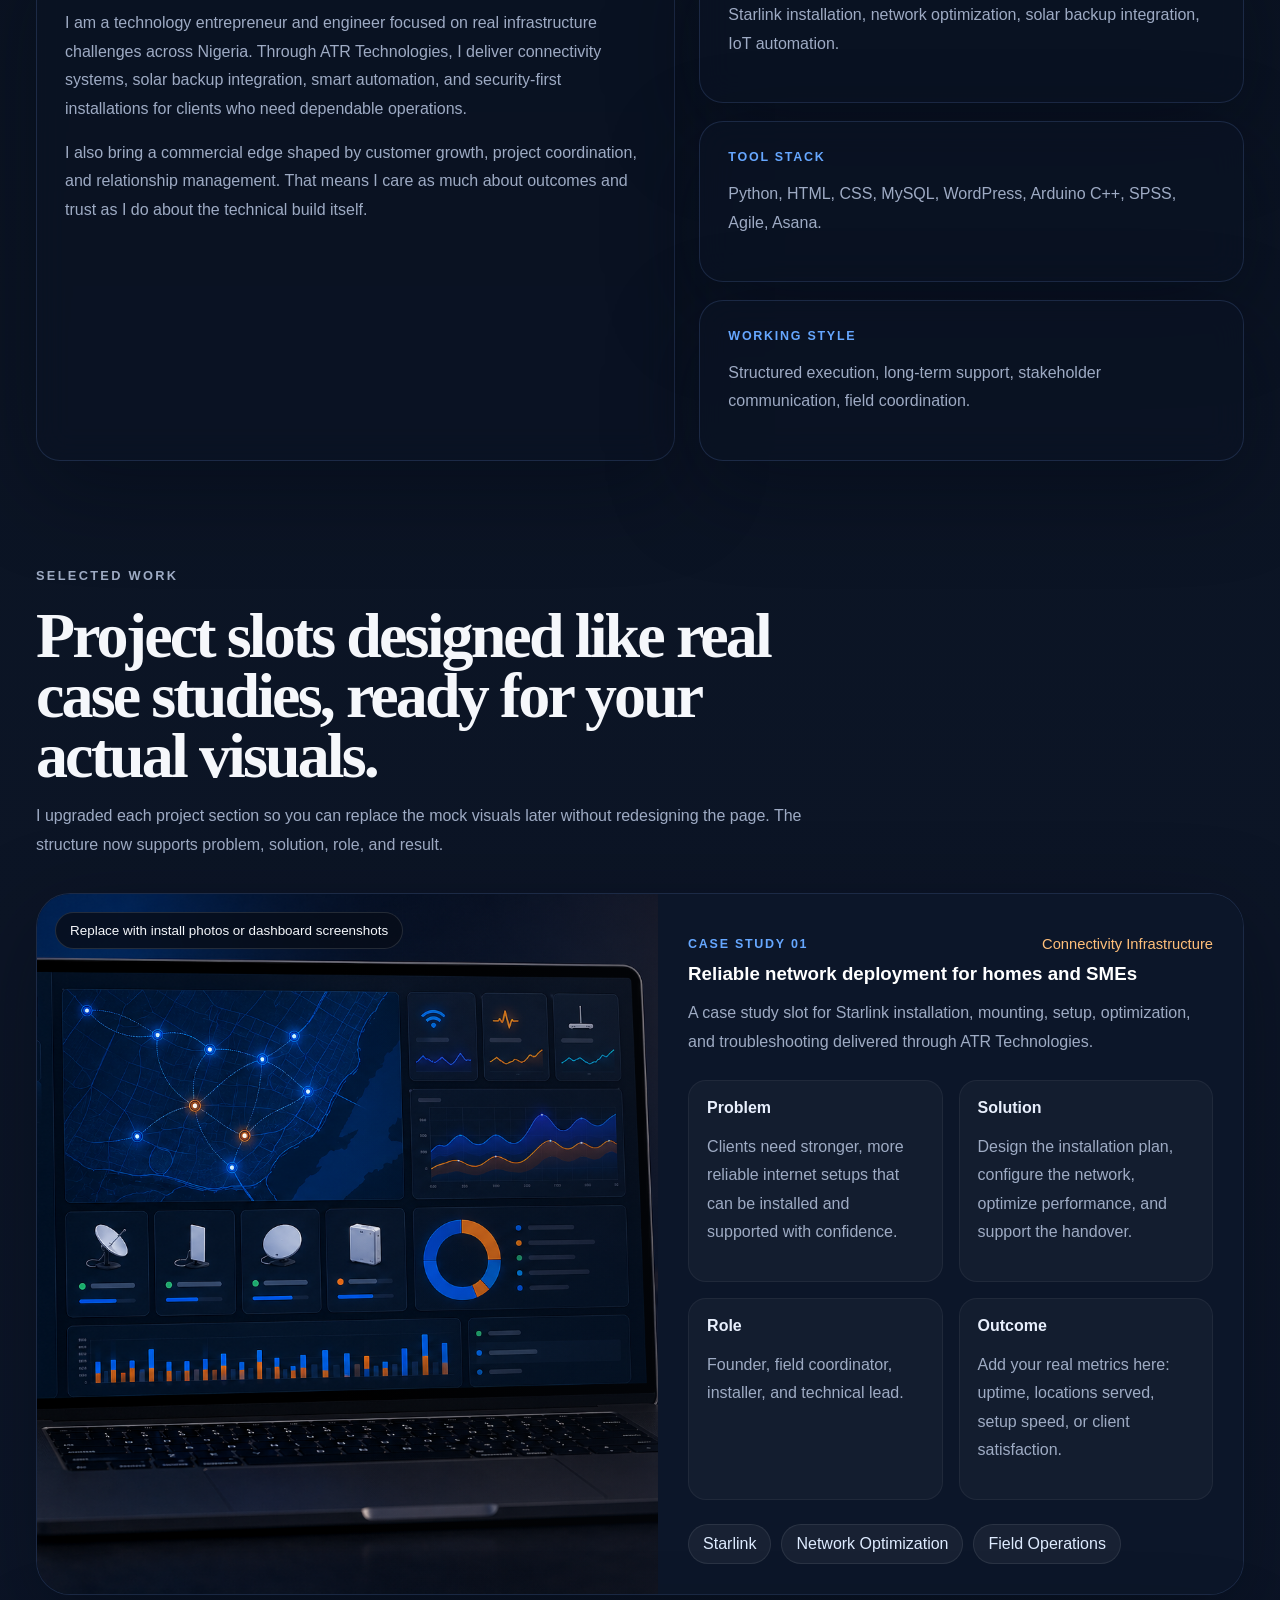
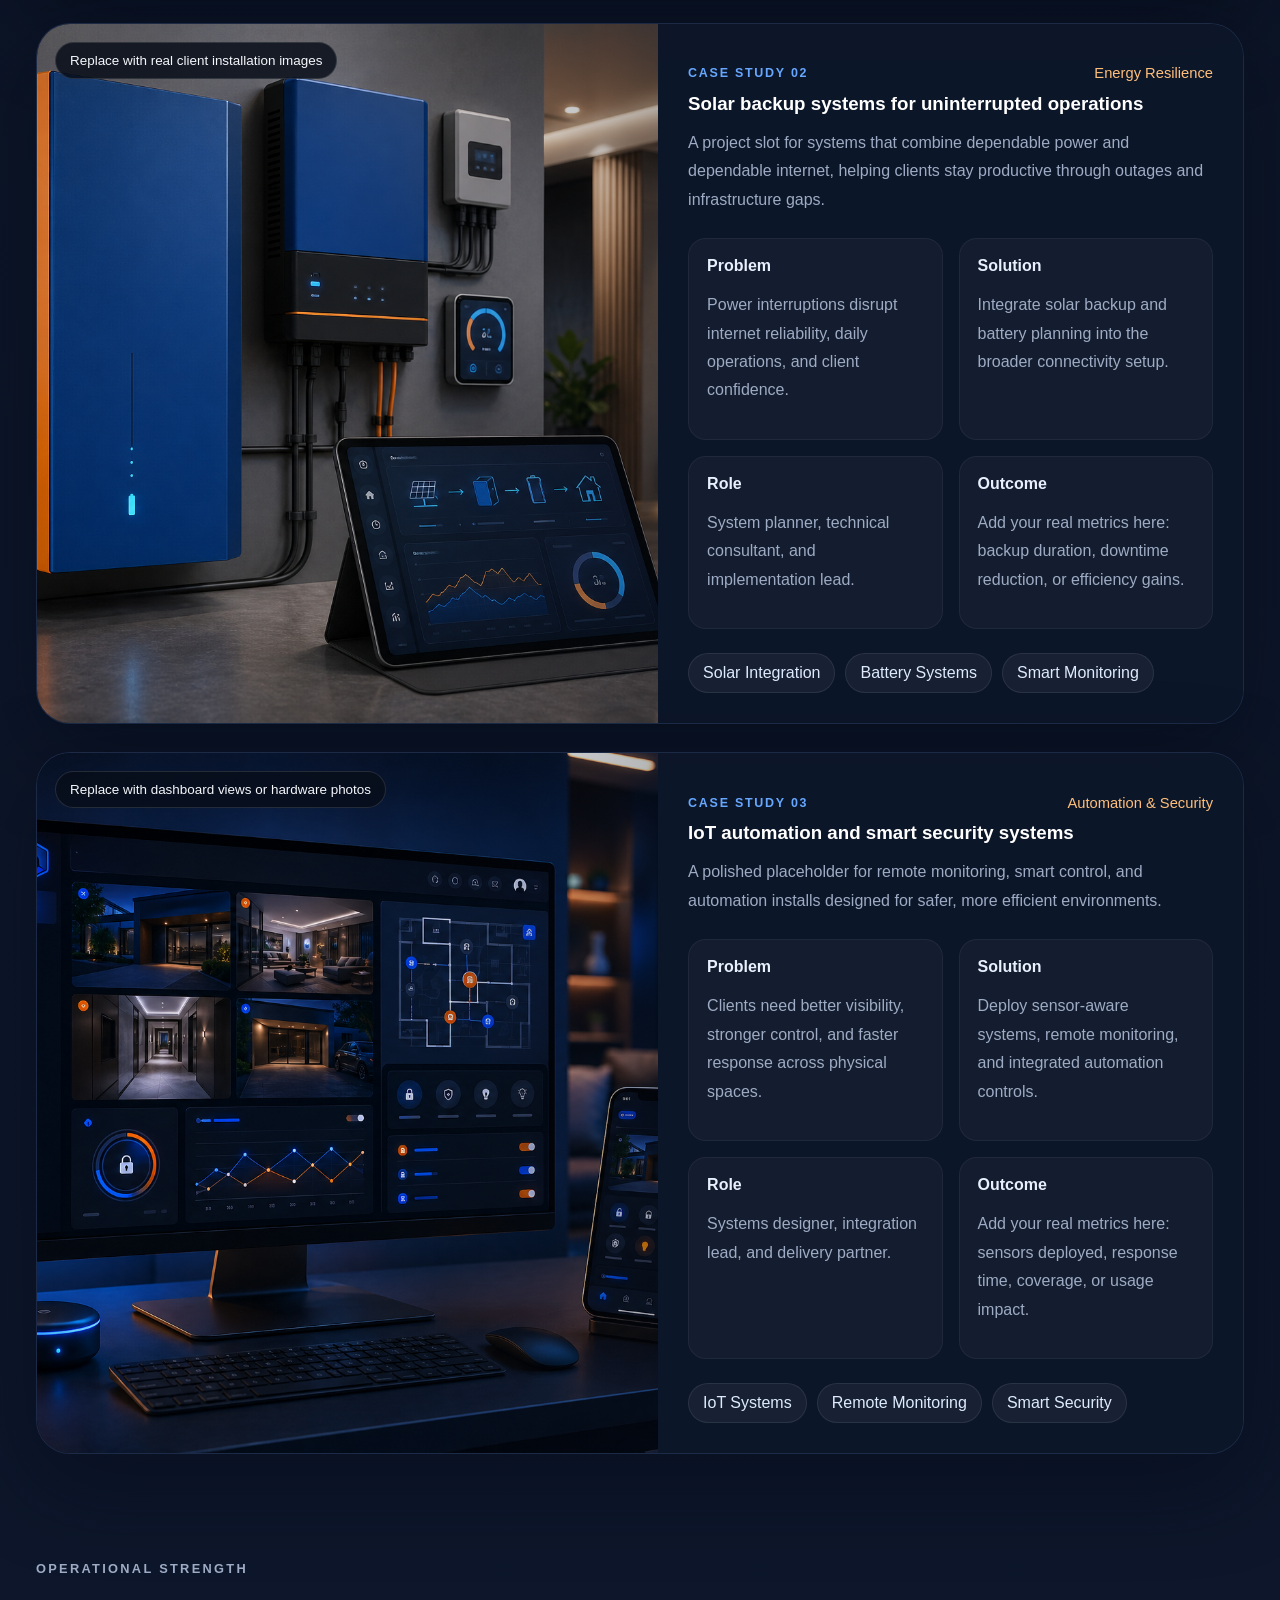
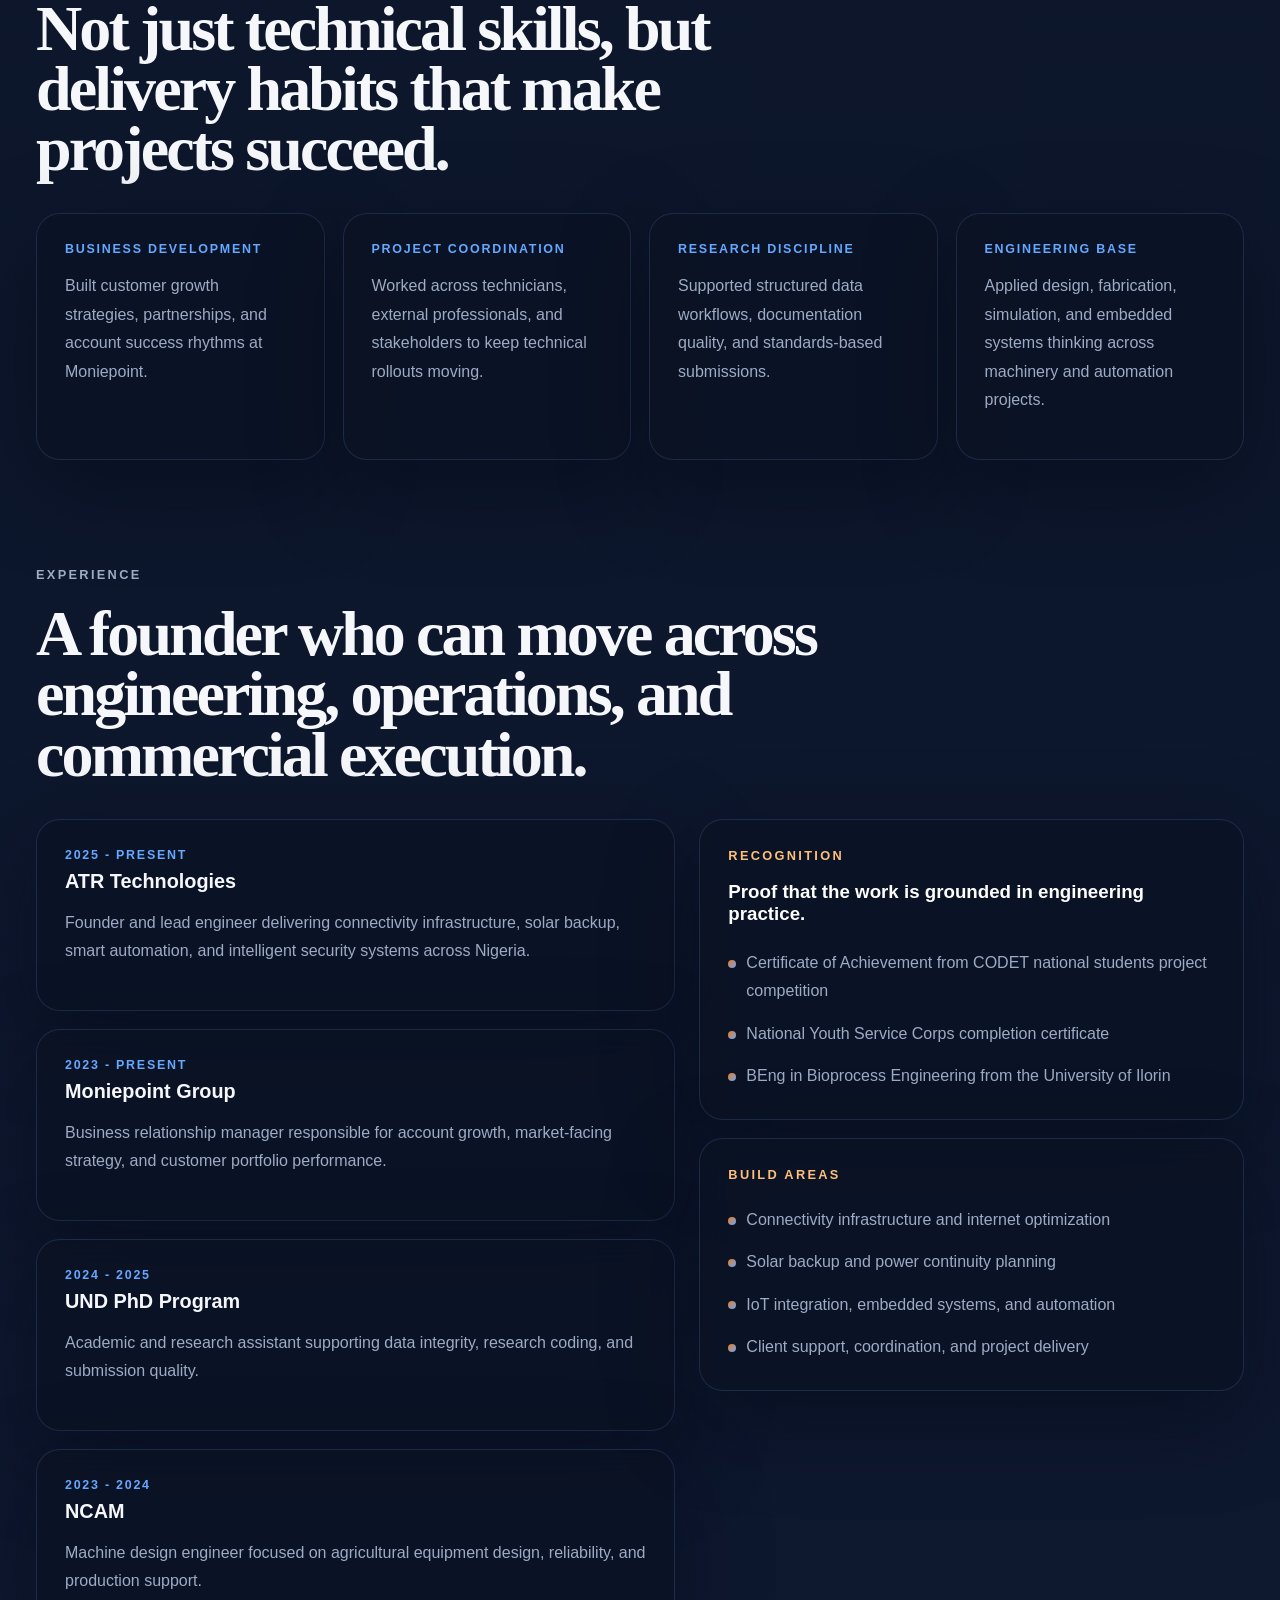
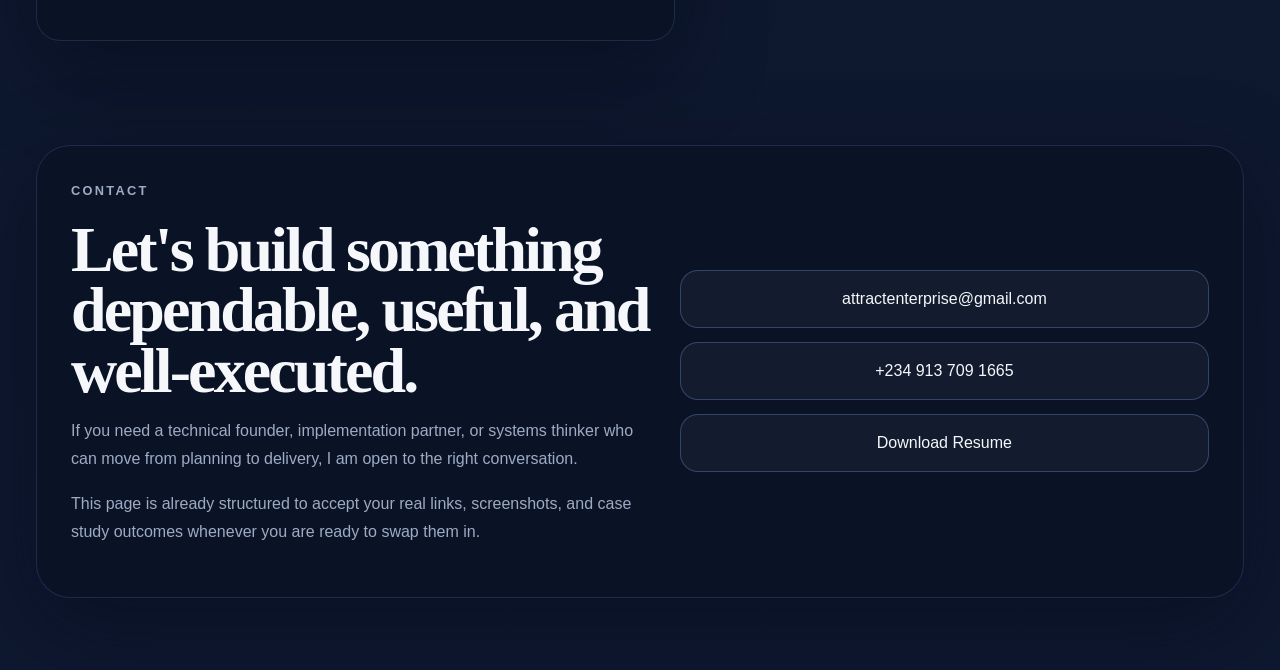
<file: 2026-04-27/i-want-to-build-a-stunning/index.html>
<!DOCTYPE html>
<html lang="en">
  <head>
    <meta charset="UTF-8" />
    <meta name="viewport" content="width=device-width, initial-scale=1.0" />
    <title>David Adebayo | Founder, Product Builder &amp; Engineer</title>
    <meta
      name="description"
      content="Portfolio of David Adebayo, founder of ATR Technologies, showcasing connectivity infrastructure, solar backup systems, IoT automation, and engineering-led execution."
    />
    <meta
      name="keywords"
      content="David Adebayo, ATR Technologies, Founder, Product Builder, Engineer, IoT, Solar Backup, Starlink, Automation, Portfolio"
    />
    <meta name="theme-color" content="#0d1424" />
    <meta property="og:title" content="David Adebayo | Founder, Product Builder &amp; Engineer" />
    <meta
      property="og:description"
      content="Founder-led portfolio focused on connectivity, resilience, smart systems, and real-world technical delivery."
    />
    <meta property="og:type" content="website" />
    <link rel="icon" type="image/png" href="assets/source/logo.png" />
    <script>
      document.documentElement.classList.add("js");
    </script>
    <link rel="stylesheet" href="styles.css" />
  </head>
  <body>
    <div class="ambient ambient-left" aria-hidden="true"></div>
    <div class="ambient ambient-right" aria-hidden="true"></div>

    <div class="page-shell">
      <header class="site-header" id="top">
        <a class="brand" href="#top" aria-label="David Adebayo home">
          <img src="assets/source/logo.png" alt="ATR Technologies logo" />
          <div class="brand-copy">
            <span class="brand-name">David Adebayo</span>
            <span class="brand-role">Founder, Product Builder &amp; Engineer</span>
          </div>
        </a>

        <nav class="site-nav" aria-label="Primary">
          <a href="#about">About</a>
          <a href="#work">Work</a>
          <a href="#experience">Experience</a>
          <a href="#contact">Contact</a>
        </nav>
      </header>

      <main>
        <section class="hero section">
          <div class="hero-copy reveal" data-delay="0">
            <p class="eyebrow">Founder of ATR Technologies</p>
            <h1>David Adebayo</h1>
            <p class="hero-role">Founder, Product Builder &amp; Engineer</p>
            <p class="hero-summary">
              I build practical technology systems that keep homes, businesses, and institutions
              connected, powered, and operational. My work blends field execution, engineering
              depth, and founder-level decision making.
            </p>

            <div class="hero-actions">
              <a class="button button-primary" href="#work">See Selected Work</a>
              <a class="button button-secondary" href="assets/Eniola-Adebayo-CV.pdf" download>
                Download CV
              </a>
            </div>

            <div class="hero-availability">
              <span class="availability-dot"></span>
              <span>Available for consulting, implementation, and strategic technical partnerships</span>
            </div>
          </div>

          <div class="hero-stage reveal" data-delay="120">
            <div class="hero-orbit hero-orbit-large" aria-hidden="true"></div>
            <div class="hero-orbit hero-orbit-small" aria-hidden="true"></div>

            <article class="hero-float hero-float-top">
              <span class="hero-float-label">Core focus</span>
              <strong>Connectivity, Solar, IoT</strong>
            </article>

            <article class="hero-float hero-float-bottom">
              <span class="hero-float-label">Operating base</span>
              <strong>Lagos, Nigeria</strong>
            </article>

            <div class="portrait-wrap">
              <img
                class="hero-portrait"
                src="assets/generated/portrait-cutout.png"
                alt="Portrait of David Adebayo"
              />
            </div>
          </div>

          <aside class="hero-side reveal" data-delay="220">
            <div class="insight-card">
              <p class="eyebrow">What sets me apart</p>
              <h2>Founder-led engineering that still respects the details.</h2>
              <p>
                I work comfortably between business outcomes and technical execution, whether the
                project needs client trust, hardware coordination, system reliability, or delivery
                discipline.
              </p>

              <dl class="insight-list">
                <div>
                  <dt>Execution style</dt>
                  <dd>Hands-on, structured, and reliability-focused</dd>
                </div>
                <div>
                  <dt>Build lens</dt>
                  <dd>Infrastructure first, then automation, then scale</dd>
                </div>
                <div>
                  <dt>Best fit</dt>
                  <dd>Homes, SMEs, institutions, and operational teams</dd>
                </div>
              </dl>
            </div>
          </aside>
        </section>

        <section class="impact-strip reveal" aria-label="Key highlights" data-delay="40">
          <article>
            <span class="impact-value">6+</span>
            <span class="impact-label">Years of practical technical delivery</span>
          </article>
          <article>
            <span class="impact-value">80%</span>
            <span class="impact-label">Revenue growth achieved at Moniepoint</span>
          </article>
          <article>
            <span class="impact-value">200+</span>
            <span class="impact-label">Business accounts managed and supported</span>
          </article>
          <article>
            <span class="impact-value">4</span>
            <span class="impact-label">Core pillars: internet, power, automation, security</span>
          </article>
        </section>

        <section class="section about" id="about">
          <div class="section-heading reveal">
            <p class="eyebrow">About</p>
            <h2>Engineering systems that improve uptime, access, and day-to-day efficiency.</h2>
            <p>
              My background combines engineering training, founder execution, and business
              development. That mix lets me design solutions that are not only technically sound,
              but practical to deploy and maintain.
            </p>
          </div>

          <div class="about-grid">
            <article class="about-story reveal" data-delay="40">
              <h3>The story</h3>
              <p>
                I am a technology entrepreneur and engineer focused on real infrastructure
                challenges across Nigeria. Through ATR Technologies, I deliver connectivity
                systems, solar backup integration, smart automation, and security-first
                installations for clients who need dependable operations.
              </p>
              <p>
                I also bring a commercial edge shaped by customer growth, project coordination,
                and relationship management. That means I care as much about outcomes and trust as
                I do about the technical build itself.
              </p>
            </article>

            <div class="about-panels reveal" data-delay="120">
              <article class="mini-panel">
                <span>Core capabilities</span>
                <p>Starlink installation, network optimization, solar backup integration, IoT automation.</p>
              </article>
              <article class="mini-panel">
                <span>Tool stack</span>
                <p>Python, HTML, CSS, MySQL, WordPress, Arduino C++, SPSS, Agile, Asana.</p>
              </article>
              <article class="mini-panel">
                <span>Working style</span>
                <p>Structured execution, long-term support, stakeholder communication, field coordination.</p>
              </article>
            </div>
          </div>
        </section>

        <section class="section work" id="work">
          <div class="section-heading reveal">
            <p class="eyebrow">Selected Work</p>
            <h2>Project slots designed like real case studies, ready for your actual visuals.</h2>
            <p>
              I upgraded each project section so you can replace the mock visuals later without
              redesigning the page. The structure now supports problem, solution, role, and result.
            </p>
          </div>

          <div class="project-grid">
            <article class="project-card reveal" data-delay="0">
              <div class="project-image-wrap">
                <img src="assets/generated/project-connectivity.png" alt="Connectivity project mockup" />
                <span class="project-badge">Replace with install photos or dashboard screenshots</span>
              </div>
              <div class="project-copy">
                <div class="project-topline">
                  <p>Case Study 01</p>
                  <span>Connectivity Infrastructure</span>
                </div>
                <h3>Reliable network deployment for homes and SMEs</h3>
                <p class="project-summary">
                  A case study slot for Starlink installation, mounting, setup, optimization, and
                  troubleshooting delivered through ATR Technologies.
                </p>

                <div class="project-detail-grid">
                  <article>
                    <h4>Problem</h4>
                    <p>Clients need stronger, more reliable internet setups that can be installed and supported with confidence.</p>
                  </article>
                  <article>
                    <h4>Solution</h4>
                    <p>Design the installation plan, configure the network, optimize performance, and support the handover.</p>
                  </article>
                  <article>
                    <h4>Role</h4>
                    <p>Founder, field coordinator, installer, and technical lead.</p>
                  </article>
                  <article>
                    <h4>Outcome</h4>
                    <p>Add your real metrics here: uptime, locations served, setup speed, or client satisfaction.</p>
                  </article>
                </div>

                <ul class="chip-list">
                  <li>Starlink</li>
                  <li>Network Optimization</li>
                  <li>Field Operations</li>
                </ul>
              </div>
            </article>

            <article class="project-card reveal" data-delay="60">
              <div class="project-image-wrap">
                <img src="assets/generated/project-energy.png" alt="Solar backup project mockup" />
                <span class="project-badge">Replace with real client installation images</span>
              </div>
              <div class="project-copy">
                <div class="project-topline">
                  <p>Case Study 02</p>
                  <span>Energy Resilience</span>
                </div>
                <h3>Solar backup systems for uninterrupted operations</h3>
                <p class="project-summary">
                  A project slot for systems that combine dependable power and dependable internet,
                  helping clients stay productive through outages and infrastructure gaps.
                </p>

                <div class="project-detail-grid">
                  <article>
                    <h4>Problem</h4>
                    <p>Power interruptions disrupt internet reliability, daily operations, and client confidence.</p>
                  </article>
                  <article>
                    <h4>Solution</h4>
                    <p>Integrate solar backup and battery planning into the broader connectivity setup.</p>
                  </article>
                  <article>
                    <h4>Role</h4>
                    <p>System planner, technical consultant, and implementation lead.</p>
                  </article>
                  <article>
                    <h4>Outcome</h4>
                    <p>Add your real metrics here: backup duration, downtime reduction, or efficiency gains.</p>
                  </article>
                </div>

                <ul class="chip-list">
                  <li>Solar Integration</li>
                  <li>Battery Systems</li>
                  <li>Smart Monitoring</li>
                </ul>
              </div>
            </article>

            <article class="project-card reveal" data-delay="120">
              <div class="project-image-wrap">
                <img src="assets/generated/project-security.png" alt="IoT security project mockup" />
                <span class="project-badge">Replace with dashboard views or hardware photos</span>
              </div>
              <div class="project-copy">
                <div class="project-topline">
                  <p>Case Study 03</p>
                  <span>Automation &amp; Security</span>
                </div>
                <h3>IoT automation and smart security systems</h3>
                <p class="project-summary">
                  A polished placeholder for remote monitoring, smart control, and automation
                  installs designed for safer, more efficient environments.
                </p>

                <div class="project-detail-grid">
                  <article>
                    <h4>Problem</h4>
                    <p>Clients need better visibility, stronger control, and faster response across physical spaces.</p>
                  </article>
                  <article>
                    <h4>Solution</h4>
                    <p>Deploy sensor-aware systems, remote monitoring, and integrated automation controls.</p>
                  </article>
                  <article>
                    <h4>Role</h4>
                    <p>Systems designer, integration lead, and delivery partner.</p>
                  </article>
                  <article>
                    <h4>Outcome</h4>
                    <p>Add your real metrics here: sensors deployed, response time, coverage, or usage impact.</p>
                  </article>
                </div>

                <ul class="chip-list">
                  <li>IoT Systems</li>
                  <li>Remote Monitoring</li>
                  <li>Smart Security</li>
                </ul>
              </div>
            </article>
          </div>
        </section>

        <section class="section proof">
          <div class="section-heading reveal">
            <p class="eyebrow">Operational Strength</p>
            <h2>Not just technical skills, but delivery habits that make projects succeed.</h2>
          </div>

          <div class="proof-grid">
            <article class="proof-card reveal" data-delay="0">
              <span>Business development</span>
              <p>
                Built customer growth strategies, partnerships, and account success rhythms at
                Moniepoint.
              </p>
            </article>
            <article class="proof-card reveal" data-delay="60">
              <span>Project coordination</span>
              <p>
                Worked across technicians, external professionals, and stakeholders to keep
                technical rollouts moving.
              </p>
            </article>
            <article class="proof-card reveal" data-delay="120">
              <span>Research discipline</span>
              <p>
                Supported structured data workflows, documentation quality, and standards-based
                submissions.
              </p>
            </article>
            <article class="proof-card reveal" data-delay="180">
              <span>Engineering base</span>
              <p>
                Applied design, fabrication, simulation, and embedded systems thinking across
                machinery and automation projects.
              </p>
            </article>
          </div>
        </section>

        <section class="section experience" id="experience">
          <div class="section-heading reveal">
            <p class="eyebrow">Experience</p>
            <h2>A founder who can move across engineering, operations, and commercial execution.</h2>
          </div>

          <div class="experience-layout">
            <div class="timeline reveal" data-delay="0">
              <article class="timeline-card">
                <div class="timeline-meta">
                  <span>2025 - Present</span>
                  <strong>ATR Technologies</strong>
                </div>
                <p>
                  Founder and lead engineer delivering connectivity infrastructure, solar backup,
                  smart automation, and intelligent security systems across Nigeria.
                </p>
              </article>
              <article class="timeline-card">
                <div class="timeline-meta">
                  <span>2023 - Present</span>
                  <strong>Moniepoint Group</strong>
                </div>
                <p>
                  Business relationship manager responsible for account growth, market-facing
                  strategy, and customer portfolio performance.
                </p>
              </article>
              <article class="timeline-card">
                <div class="timeline-meta">
                  <span>2024 - 2025</span>
                  <strong>UND PhD Program</strong>
                </div>
                <p>
                  Academic and research assistant supporting data integrity, research coding, and
                  submission quality.
                </p>
              </article>
              <article class="timeline-card">
                <div class="timeline-meta">
                  <span>2023 - 2024</span>
                  <strong>NCAM</strong>
                </div>
                <p>
                  Machine design engineer focused on agricultural equipment design, reliability,
                  and production support.
                </p>
              </article>
            </div>

            <div class="credentials-column reveal" data-delay="120">
              <article class="credential-panel">
                <p class="eyebrow">Recognition</p>
                <h3>Proof that the work is grounded in engineering practice.</h3>
                <ul class="bullet-list">
                  <li>Certificate of Achievement from CODET national students project competition</li>
                  <li>National Youth Service Corps completion certificate</li>
                  <li>BEng in Bioprocess Engineering from the University of Ilorin</li>
                </ul>
              </article>

              <article class="credential-panel">
                <p class="eyebrow">Build areas</p>
                <ul class="bullet-list">
                  <li>Connectivity infrastructure and internet optimization</li>
                  <li>Solar backup and power continuity planning</li>
                  <li>IoT integration, embedded systems, and automation</li>
                  <li>Client support, coordination, and project delivery</li>
                </ul>
              </article>
            </div>
          </div>
        </section>

        <section class="section contact" id="contact">
          <div class="contact-panel reveal">
            <div class="contact-copy">
              <p class="eyebrow">Contact</p>
              <h2>Let's build something dependable, useful, and well-executed.</h2>
              <p>
                If you need a technical founder, implementation partner, or systems thinker who
                can move from planning to delivery, I am open to the right conversation.
              </p>
              <p class="contact-note">
                This page is already structured to accept your real links, screenshots, and case
                study outcomes whenever you are ready to swap them in.
              </p>
            </div>

            <div class="contact-links">
              <a href="mailto:attractenterprise@gmail.com">attractenterprise@gmail.com</a>
              <a href="tel:+2349137091665">+234 913 709 1665</a>
              <a href="assets/Eniola-Adebayo-CV.pdf" download>Download Resume</a>
            </div>
          </div>
        </section>
      </main>
    </div>

    <script src="script.js"></script>
  </body>
</html>
</file>
<file: portfolio/styles.css>
:root {
  --bg: #0F172A;
  --bg-soft: #1E293B;
  --bg-panel: rgba(30, 41, 59, 0.7);
  --bg-panel-strong: rgba(15, 23, 42, 0.9);
  --line: rgba(56, 189, 248, 0.18);
  --line-strong: rgba(56, 189, 248, 0.34);
  --text: #F8FAFC;
  --muted: #94A3B8;
  --blue: #38BDF8;
  --blue-bright: #38BDF8;
  --orange: #22C55E;
  --orange-soft: #22C55E;
  --shadow: 0 28px 90px rgba(2, 8, 18, 0.42);
  --radius-xl: 34px;
  --radius-lg: 24px;
  --radius-md: 18px;
  --max-width: 1260px;
}

* {
  box-sizing: border-box;
}

html {
  scroll-behavior: smooth;
}

body {
  margin: 0;
  min-height: 100vh;
  overflow-x: hidden;
  font-family: "Manrope", sans-serif;
  color: var(--text);
  background:
    linear-gradient(180deg, #0b1223 0%, #0f172a 45%, #0a1325 100%);
}

body::before {
  content: "";
  position: fixed;
  inset: 0;
  pointer-events: none;
  background-image:
    linear-gradient(rgba(255, 255, 255, 0.024) 1px, transparent 1px),
    linear-gradient(90deg, rgba(255, 255, 255, 0.024) 1px, transparent 1px);
  background-size: 72px 72px;
  mask-image: radial-gradient(circle at center, black 45%, transparent 88%);
}

.ambient {
  position: fixed;
  z-index: -1;
  width: 38vw;
  height: 38vw;
  border-radius: 999px;
  filter: blur(110px);
  opacity: 0.26;
}

.ambient-left {
  top: 10vh;
  left: -10vw;
  background: rgba(31, 111, 219, 0.5);
}

.ambient-right {
  top: 24vh;
  right: -12vw;
  background: rgba(244, 122, 20, 0.34);
}

.page-shell {
  position: relative;
  width: min(100%, calc(var(--max-width) + 72px));
  margin: 0 auto;
  padding: 22px 36px 72px;
}

.site-header {
  position: sticky;
  top: 18px;
  z-index: 30;
  display: flex;
  align-items: center;
  justify-content: space-between;
  gap: 18px;
  margin-bottom: 28px;
  padding: 14px 18px;
  border: 1px solid var(--line);
  border-radius: 999px;
  background: rgba(7, 13, 26, 0.72);
  backdrop-filter: blur(18px);
  box-shadow: 0 12px 40px rgba(3, 9, 18, 0.3);
  transition:
    background-color 180ms ease,
    border-color 180ms ease,
    transform 180ms ease;
}

.site-header.is-scrolled {
  background: rgba(7, 13, 26, 0.9);
  border-color: var(--line-strong);
}

.brand {
  display: inline-flex;
  align-items: center;
  gap: 14px;
  min-width: 0;
  color: var(--text);
  text-decoration: none;
}

.brand img {
  width: 42px;
  height: 42px;
  flex-shrink: 0;
  object-fit: cover;
  border-radius: 12px;
}

.brand-copy {
  display: grid;
  gap: 2px;
}

.brand-name {
  font-weight: 700;
  letter-spacing: 0.02em;
}

.brand-role {
  color: var(--muted);
  font-size: 0.84rem;
}

.site-nav {
  display: inline-flex;
  align-items: center;
  gap: 10px;
}

.site-nav a {
  padding: 10px 14px;
  border-radius: 999px;
  color: var(--muted);
  text-decoration: none;
  transition:
    color 160ms ease,
    background-color 160ms ease;
}

.site-nav a:hover,
.site-nav a:focus-visible,
.site-nav a.is-active {
  color: var(--text);
  background: rgba(255, 255, 255, 0.05);
}

.section {
  margin-top: 104px;
}

section[id] {
  scroll-margin-top: 132px;
}

.hero {
  display: grid;
  /* minmax(0, 1fr) ensures long text wraps properly instead of blowing out the grid */
  grid-template-columns: minmax(0, 1fr) auto minmax(0, 1fr);
  gap: 40px;
  align-items: center;
  min-height: calc(100vh - 138px);
}

.eyebrow {
  margin: 0 0 18px;
  color: var(--orange-soft);
  font-size: 0.8rem;
  font-weight: 700;
  letter-spacing: 0.18em;
  text-transform: uppercase;
}

.hero-left h1,
.hero-side h2,
.section-heading h2,
.contact-panel h2 {
  margin: 0;
  font-family: "Manrope", sans-serif;
  font-weight: 800;
  line-height: 1.1;
  letter-spacing: -0.02em;
}

.hero-left h1 {
  font-size: clamp(4rem, 8vw, 6.5rem);
  margin: 10px 0;
}

.hero-line {
  width: 60px;
  height: 6px;
  background-color: var(--blue);
  margin-top: 15px;
  margin-bottom: 40px;
}

.hero-socials {
  display: flex;
  gap: 20px;
  margin-top: 20px;
}

.hero-socials a {
  color: var(--text);
  opacity: 0.7;
  transition: opacity 0.3s ease, color 0.3s ease;
  display: flex;
  align-items: center;
  justify-content: center;
}

.hero-socials a:hover {
  opacity: 1;
  color: var(--blue);
}

.hero-badge {
  display: inline-block;
  padding: 6px 14px;
  margin-bottom: 24px;
  border-radius: 999px;
  background: rgba(83, 220, 134, 0.08);
  border: 1px solid rgba(83, 220, 134, 0.2);
  color: #53dc86;
  font-size: 0.75rem;
  font-weight: 700;
  letter-spacing: 0.12em;
  text-transform: uppercase;
}

.hero-right-title {
  font-size: clamp(1.8rem, 3vw, 2.5rem);
  line-height: 1.3;
  margin-bottom: 20px;
  /* Gradient text matching ATRIoT theme */
  background: linear-gradient(90deg, #ffffff 0%, var(--blue) 120%);
  -webkit-background-clip: text;
  -webkit-text-fill-color: transparent;
  background-clip: text;
  font-family: "Manrope", sans-serif;
  font-weight: 800;
}

.modern-summary {
  color: #a0aec0;
  font-size: 1.05rem;
  line-height: 1.8;
  margin-bottom: 30px;
}

.modern-link {
  display: inline-flex;
  align-items: center;
  gap: 8px;
  font-weight: 700;
  color: var(--blue);
  text-decoration: none;
  font-size: 1.1rem;
  position: relative;
  padding-bottom: 4px;
}

.modern-link::after {
  content: "";
  position: absolute;
  left: 0;
  bottom: 0;
  width: 100%;
  height: 2px;
  background: var(--blue);
  transform: scaleX(0);
  transform-origin: right;
  transition: transform 0.3s ease;
}

.modern-link:hover::after {
  transform: scaleX(1);
  transform-origin: left;
}

.modern-link .arrow {
  transition: transform 0.3s ease;
}

.modern-link:hover .arrow {
  transform: translateX(6px);
}

.hero-summary,
.section-heading p,
.about-story p,
.insight-card p,
.impact-label,
.project-summary,
.project-detail-grid p,
.proof-card p,
.timeline-card p,
.credential-panel li,
.contact-copy p,
.mini-panel p {
  color: var(--muted);
  line-height: 1.78;
}

.hero-summary {
  max-width: 35rem;
  margin: 22px 0 0;
}

.hero-actions {
  display: flex;
  flex-wrap: wrap;
  gap: 14px;
  margin-top: 32px;
}



.button {
  display: inline-flex;
  align-items: center;
  justify-content: center;
  min-height: 54px;
  padding: 0 24px;
  border-radius: 999px;
  font-weight: 700;
  text-decoration: none;
  transition:
    transform 180ms ease,
    box-shadow 180ms ease,
    border-color 180ms ease,
    background-color 180ms ease;
}

.button:hover,
.button:focus-visible {
  transform: translateY(-2px);
}

.button-primary {
  color: white;
  background: linear-gradient(135deg, var(--blue) 0%, #2c88ff 100%);
  box-shadow: 0 18px 36px rgba(31, 111, 219, 0.26);
}

.button-secondary {
  color: var(--text);
  border: 1px solid var(--line-strong);
  background: rgba(255, 255, 255, 0.03);
}



.hero-stage {
  position: relative;
  display: flex;
  align-items: flex-end;
  justify-content: center;
  width: 100%;
}

.portrait-wrap {
  position: relative;
  /* Dialed back slightly on desktop to give text columns breathing room */
  width: clamp(340px, 35vw, 680px);
  display: flex;
  align-items: flex-end;
  justify-content: center;
}

.hero-portrait {
  position: relative;
  z-index: 2;
  width: 100%;
  height: auto;
  object-fit: contain;
  object-position: center bottom;
  filter: drop-shadow(0 22px 36px rgba(4, 8, 18, 0.55));
  animation: floatPortrait 8s ease-in-out infinite;
  display: block;
  /* Smoothly fade out the harsh bottom edge */
  -webkit-mask-image: linear-gradient(to bottom, black 85%, transparent 100%);
  mask-image: linear-gradient(to bottom, black 85%, transparent 100%);
}

.hero-float {
  position: absolute;
  /* z-index 1 = behind the portrait (z-index 2) */
  z-index: 1;
  min-width: 140px;
  padding: 10px 14px;
  border-radius: 14px;
  border: 1px solid rgba(56, 189, 248, 0.2);
  background: rgba(15, 23, 42, 0.65);
  backdrop-filter: blur(12px);
  box-shadow: 0 10px 24px rgba(3, 10, 23, 0.3);
}

.hero-float-top {
  top: 6%;
  right: -2%;
}

.hero-float-bottom {
  bottom: 7%;
  left: -2%;
}

.hero-float-label {
  display: block;
  margin-bottom: 5px;
  color: var(--orange-soft);
  font-size: 0.62rem;
  font-weight: 700;
  letter-spacing: 0.16em;
  text-transform: uppercase;
}

.hero-float strong {
  color: #f4f8ff;
  font-size: 0.88rem;
  line-height: 1.3;
}

.insight-card,
.impact-strip article,
.about-story,
.mini-panel,
.project-card,
.proof-card,
.timeline-card,
.credential-panel,
.contact-panel {
  border: 1px solid var(--line);
  background: var(--bg-panel);
  backdrop-filter: blur(16px);
  box-shadow: var(--shadow);
}

.hero-side {
  display: flex;
  justify-content: flex-end;
}

.insight-card {
  padding: 26px;
  border-radius: var(--radius-lg);
}

.insight-card h2 {
  margin-bottom: 14px;
  font-size: clamp(1.5rem, 2.2vw, 2.15rem);
}

.insight-note {
  margin: 14px 0 0;
  color: #dce7fa;
  line-height: 1.6;
}

.bento-metrics {
  display: grid;
  grid-template-columns: repeat(4, minmax(0, 1fr));
  gap: 20px;
  margin-bottom: 40px;
}

.bento-card {
  padding: 32px 24px;
  border-radius: 24px;
  background: rgba(15, 23, 42, 0.6);
  border: 1px solid rgba(56, 189, 248, 0.15);
  backdrop-filter: blur(16px);
  box-shadow: 0 12px 32px rgba(3, 10, 23, 0.4);
  display: flex;
  flex-direction: column;
  justify-content: center;
  transition: transform 0.3s ease, border-color 0.3s ease;
  position: relative;
  overflow: hidden;
}

.bento-card:hover {
  transform: translateY(-4px);
  border-color: rgba(56, 189, 248, 0.4);
}

.bento-card::before {
  content: "";
  position: absolute;
  top: 0;
  left: 0;
  right: 0;
  height: 40%;
  background: linear-gradient(to bottom, rgba(56, 189, 248, 0.08), transparent);
  pointer-events: none;
}

.bento-value {
  display: block;
  margin-bottom: 12px;
  font-family: "Manrope", sans-serif;
  font-size: clamp(2.2rem, 3.5vw, 3rem);
  font-weight: 800;
  background: linear-gradient(135deg, #ffffff 0%, var(--blue) 100%);
  -webkit-background-clip: text;
  -webkit-text-fill-color: transparent;
  background-clip: text;
  line-height: 1;
}

.bento-label {
  display: block;
  color: var(--blue-bright);
  font-size: 0.8rem;
  font-weight: 700;
  letter-spacing: 0.12em;
  text-transform: uppercase;
  line-height: 1.5;
}

.section-heading {
  max-width: 820px;
  margin-bottom: 34px;
}

.section-heading h2,
.contact-panel h2 {
  font-size: clamp(2.5rem, 5vw, 4.5rem);
  margin-bottom: 16px;
}

/* ── Modern About Section ─────────────────── */
.about-modern {
  display: grid;
  grid-template-columns: 1.1fr 0.9fr;
  gap: 60px;
  align-items: start;
}

.about-left {
  display: flex;
  flex-direction: column;
  gap: 20px;
}

.about-heading {
  font-family: "Manrope", sans-serif;
  font-size: clamp(2rem, 4vw, 3.2rem);
  font-weight: 800;
  line-height: 1.2;
  color: var(--text);
  margin: 0;
}

.about-heading-accent {
  background: linear-gradient(90deg, var(--blue) 0%, #53dc86 100%);
  -webkit-background-clip: text;
  -webkit-text-fill-color: transparent;
  background-clip: text;
}

.about-bio {
  color: #a0aec0;
  font-size: 1rem;
  line-height: 1.8;
  margin: 0;
}

.about-skills {
  display: flex;
  flex-wrap: wrap;
  gap: 10px;
  margin-top: 8px;
}

.skill-tag {
  display: inline-block;
  padding: 7px 16px;
  border-radius: 999px;
  background: rgba(56, 189, 248, 0.07);
  border: 1px solid rgba(56, 189, 248, 0.22);
  color: var(--blue-bright);
  font-size: 0.78rem;
  font-weight: 600;
  letter-spacing: 0.04em;
  transition: background 0.25s ease, border-color 0.25s ease;
  cursor: default;
}

.skill-tag:hover {
  background: rgba(56, 189, 248, 0.15);
  border-color: rgba(56, 189, 248, 0.5);
}

.about-right {
  display: flex;
  flex-direction: column;
  gap: 18px;
}

.about-detail-card {
  padding: 24px 26px;
  border-radius: 20px;
  background: rgba(15, 23, 42, 0.55);
  border: 1px solid rgba(56, 189, 248, 0.13);
  backdrop-filter: blur(14px);
  box-shadow: 0 8px 28px rgba(3, 10, 23, 0.35);
  transition: transform 0.3s ease, border-color 0.3s ease;
}

.about-detail-card:hover {
  transform: translateY(-3px);
  border-color: rgba(56, 189, 248, 0.35);
}

.about-card-label {
  display: block;
  margin-bottom: 14px;
  color: var(--blue-bright);
  font-size: 0.72rem;
  font-weight: 700;
  letter-spacing: 0.16em;
  text-transform: uppercase;
}

.about-card-list {
  list-style: none;
  padding: 0;
  margin: 0;
  display: flex;
  flex-direction: column;
  gap: 10px;
}

.about-card-list li {
  display: flex;
  align-items: flex-start;
  gap: 10px;
  color: #cbd5e1;
  font-size: 0.92rem;
  line-height: 1.5;
}

.about-card-list li::before {
  content: "▸";
  color: var(--blue);
  font-size: 0.7rem;
  margin-top: 3px;
  flex-shrink: 0;
}

.about-panels {
  display: grid;
  gap: 18px;
}

.mini-panel span,
.proof-card span,
.project-topline p,
.timeline-meta span {
  display: block;
  color: var(--blue-bright);
  font-size: 0.78rem;
  font-weight: 700;
  letter-spacing: 0.14em;
  text-transform: uppercase;
}

.project-grid {
  display: grid;
  gap: 28px;
}

.project-card {
  display: grid;
  grid-template-columns: 1.03fr 0.97fr;
  overflow: hidden;
  border-radius: var(--radius-xl);
  transition:
    transform 220ms ease,
    border-color 220ms ease,
    box-shadow 220ms ease;
}

.project-card:hover {
  transform: translateY(-6px);
  border-color: rgba(102, 167, 255, 0.42);
}

.project-image-wrap {
  position: relative;
  min-height: 360px;
}

.project-image-wrap img {
  display: block;
  width: 100%;
  height: 100%;
  object-fit: cover;
}

.project-image-wrap::after {
  content: "";
  position: absolute;
  inset: 0;
  background: linear-gradient(90deg, transparent 48%, rgba(8, 14, 26, 0.3) 100%);
  pointer-events: none;
}

.project-image-placeholder {
  width: 100%;
  height: 100%;
  min-height: 360px;
  background: rgba(15, 23, 42, 0.8);
  border-right: 1px dashed rgba(56, 189, 248, 0.3);
  display: flex;
  align-items: center;
  justify-content: center;
  padding: 20px;
  text-align: center;
}

.project-image-placeholder span {
  color: rgba(56, 189, 248, 0.7);
  font-size: 0.85rem;
  font-weight: 600;
  letter-spacing: 0.1em;
  text-transform: uppercase;
}

/* Horizontal scroll styles for multiple images */
.horizontal-scroll-wrap {
  display: flex;
}

.horizontal-scroll-images {
  display: flex;
  overflow-x: auto;
  scroll-snap-type: x mandatory;
  -webkit-overflow-scrolling: touch;
  scrollbar-width: none; /* Hide scrollbar Firefox */
  width: 100%;
  height: 100%;
}

.horizontal-scroll-images::-webkit-scrollbar {
  display: none; /* Hide scrollbar Safari/Chrome */
}

.horizontal-scroll-images img {
  flex: 0 0 100%;
  width: 100%;
  height: 100%;
  object-fit: contain;
  background: rgba(11, 17, 32, 0.95);
  padding: 30px;
  box-sizing: border-box;
  scroll-snap-align: center;
}

.scroll-hint {
  position: absolute;
  bottom: 20px;
  right: 20px;
  background: rgba(15, 23, 42, 0.85);
  border: 1px solid rgba(56, 189, 248, 0.4);
  padding: 6px 14px;
  border-radius: 20px;
  z-index: 10;
  backdrop-filter: blur(8px);
  pointer-events: none;
  animation: bounceHint 2s infinite ease-in-out;
}

.scroll-hint span {
  color: #fff;
  font-size: 0.75rem;
  font-weight: 700;
  letter-spacing: 0.05em;
  text-transform: uppercase;
}

@keyframes bounceHint {
  0%, 100% { transform: translateX(0); }
  50% { transform: translateX(-5px); }
}

.project-copy {
  padding: 30px;
  background: var(--bg-panel-strong);
}

.project-topline {
  display: flex;
  align-items: center;
  justify-content: space-between;
  gap: 10px;
}

.project-topline span {
  color: var(--orange-soft);
  font-size: 0.92rem;
}

.project-summary {
  margin-top: 14px;
}

.project-detail-grid {
  display: grid;
  grid-template-columns: repeat(2, minmax(0, 1fr));
  gap: 16px;
  margin-top: 24px;
}

.project-detail-grid article {
  padding: 18px;
  border-radius: 18px;
  background: rgba(255, 255, 255, 0.03);
  border: 1px solid rgba(255, 255, 255, 0.05);
}

.project-detail-grid h4 {
  margin: 0 0 10px;
  color: #e8effd;
}

.chip-list,
.bullet-list {
  padding: 0;
  margin: 24px 0 0;
  list-style: none;
}

.chip-list {
  display: flex;
  flex-wrap: wrap;
  gap: 10px;
}

.chip-list li {
  padding: 10px 14px;
  border-radius: 999px;
  border: 1px solid rgba(255, 255, 255, 0.08);
  background: rgba(255, 255, 255, 0.05);
  color: #deebff;
}

/* ── Operational Strength: Numbered Bento Cards ── */
.proof-bento {
  display: grid;
  grid-template-columns: repeat(4, minmax(0, 1fr));
  gap: 20px;
}

.proof-bento-card {
  position: relative;
  padding: 32px 28px 28px;
  border-radius: var(--radius-lg);
  background: rgba(15, 23, 42, 0.75);
  border: 1px solid rgba(56, 189, 248, 0.12);
  backdrop-filter: blur(14px);
  overflow: hidden;
  transition:
    transform 240ms ease,
    border-color 240ms ease,
    box-shadow 240ms ease;
}

.proof-bento-card::before {
  content: "";
  position: absolute;
  top: 0;
  left: 0;
  width: 4px;
  height: 100%;
  background: linear-gradient(180deg, var(--blue) 0%, transparent 100%);
  border-radius: 4px 0 0 4px;
  opacity: 0.7;
  transition: opacity 240ms ease;
}

.proof-bento-card:hover {
  transform: translateY(-6px);
  border-color: rgba(56, 189, 248, 0.34);
  box-shadow: 0 20px 60px rgba(2, 8, 18, 0.5), 0 0 0 1px rgba(56, 189, 248, 0.1);
}

.proof-bento-card:hover::before {
  opacity: 1;
}

.proof-number {
  display: block;
  font-size: 3rem;
  font-weight: 800;
  line-height: 1;
  margin-bottom: 20px;
  background: linear-gradient(135deg, rgba(56, 189, 248, 0.2) 0%, rgba(56, 189, 248, 0.05) 100%);
  -webkit-background-clip: text;
  -webkit-text-fill-color: transparent;
  background-clip: text;
  letter-spacing: -0.04em;
}

.proof-bento-body h3 {
  margin: 0 0 12px;
  font-size: 1.05rem;
  font-weight: 700;
  color: var(--text);
}

.proof-bento-body p {
  margin: 0;
  color: var(--muted);
  font-size: 0.92rem;
  line-height: 1.65;
}

/* ── Experience: Glowing Vertical Timeline ── */
.timeline {
  position: relative;
  display: grid;
  gap: 0;
  padding-left: 32px;
}

.timeline::before {
  content: "";
  position: absolute;
  top: 12px;
  left: 7px;
  bottom: 12px;
  width: 2px;
  background: linear-gradient(180deg, var(--blue) 0%, rgba(56, 189, 248, 0.1) 100%);
  border-radius: 2px;
}

.timeline-card {
  position: relative;
  display: flex;
  gap: 20px;
  padding-bottom: 32px;
}

.timeline-dot {
  position: absolute;
  left: -37px;
  top: 12px;
  width: 16px;
  height: 16px;
  border-radius: 50%;
  background: var(--bg);
  border: 2px solid var(--blue);
  box-shadow: 0 0 12px rgba(56, 189, 248, 0.5);
  flex-shrink: 0;
  transition: box-shadow 240ms ease;
}

.timeline-card:hover .timeline-dot {
  box-shadow: 0 0 20px rgba(56, 189, 248, 0.8);
}

.timeline-inner {
  flex: 1;
  padding: 24px 26px;
  border-radius: var(--radius-lg);
  background: rgba(15, 23, 42, 0.75);
  border: 1px solid rgba(255, 255, 255, 0.06);
  backdrop-filter: blur(12px);
  transition:
    border-color 240ms ease,
    transform 240ms ease;
}

.timeline-card:hover .timeline-inner {
  border-color: rgba(56, 189, 248, 0.2);
  transform: translateX(4px);
}

.timeline-meta {
  margin-bottom: 12px;
}

.timeline-date {
  display: inline-block;
  font-size: 0.78rem;
  font-weight: 700;
  letter-spacing: 0.08em;
  text-transform: uppercase;
  color: var(--blue);
  margin-bottom: 6px;
}

.timeline-meta strong {
  display: block;
  font-size: 1.15rem;
  font-weight: 800;
  color: var(--text);
  margin-bottom: 2px;
}

.timeline-meta em {
  display: block;
  font-style: normal;
  font-size: 0.88rem;
  color: var(--muted);
}

.timeline-inner p {
  margin: 0 0 16px;
  color: var(--muted);
  font-size: 0.92rem;
  line-height: 1.68;
}

.timeline-tags {
  display: flex;
  flex-wrap: wrap;
  gap: 8px;
}

.timeline-tags span {
  padding: 4px 12px;
  border-radius: 999px;
  font-size: 0.76rem;
  font-weight: 600;
  letter-spacing: 0.04em;
  background: rgba(56, 189, 248, 0.08);
  border: 1px solid rgba(56, 189, 248, 0.2);
  color: var(--blue);
}

.credentials-column {
  display: grid;
  gap: 20px;
  align-content: start;
}

.credential-panel {
  padding: 28px;
  border-radius: var(--radius-lg);
  background: rgba(15, 23, 42, 0.75);
  border: 1px solid rgba(255, 255, 255, 0.06);
  backdrop-filter: blur(12px);
  transition:
    border-color 240ms ease,
    transform 240ms ease;
}

.credential-panel:hover {
  border-color: rgba(56, 189, 248, 0.22);
  transform: translateY(-3px);
}

.credential-icon {
  font-size: 1.8rem;
  margin-bottom: 12px;
  line-height: 1;
}


.bullet-list {
  display: grid;
  gap: 14px;
}

.bullet-list li {
  position: relative;
  padding-left: 18px;
}

.bullet-list li::before {
  content: "";
  position: absolute;
  top: 0.68rem;
  left: 0;
  width: 8px;
  height: 8px;
  border-radius: 999px;
  background: linear-gradient(135deg, var(--orange) 0%, var(--blue-bright) 100%);
}

.contact-panel {
  display: grid;
  grid-template-columns: 1.2fr 0.8fr;
  gap: 48px;
  padding: 48px;
  border-radius: var(--radius-xl);
  background: rgba(15, 23, 42, 0.75);
  border: 1px solid rgba(255, 255, 255, 0.06);
  backdrop-filter: blur(18px);
}

.contact-methods {
  display: grid;
  grid-template-columns: repeat(auto-fit, minmax(200px, 1fr));
  gap: 20px;
  margin: 32px 0;
}

.contact-method-card {
  padding: 20px;
  border-radius: 16px;
  background: rgba(255, 255, 255, 0.03);
  border: 1px solid rgba(255, 255, 255, 0.05);
  transition: transform 180ms ease, border-color 180ms ease;
}

.contact-method-card:hover {
  transform: translateY(-4px);
  border-color: rgba(56, 189, 248, 0.2);
}

.method-label {
  display: block;
  font-size: 0.72rem;
  font-weight: 700;
  text-transform: uppercase;
  letter-spacing: 0.08em;
  color: var(--blue);
  margin-bottom: 8px;
}

.method-link {
  display: block;
  font-size: 0.95rem;
  color: var(--text);
  text-decoration: none;
  font-weight: 600;
}

.contact-social-grid {
  display: flex;
  flex-wrap: wrap;
  gap: 14px;
  margin-top: 24px;
}

.social-icon-link {
  display: flex;
  align-items: center;
  justify-content: center;
  width: 44px;
  height: 44px;
  border-radius: 12px;
  background: rgba(255, 255, 255, 0.04);
  border: 1px solid rgba(255, 255, 255, 0.08);
  color: var(--muted);
  transition: all 180ms ease;
}

.social-icon-link:hover {
  background: rgba(56, 189, 248, 0.1);
  border-color: rgba(56, 189, 248, 0.3);
  color: var(--blue);
  transform: translateY(-3px);
}

.contact-actions {
  display: grid;
  gap: 16px;
  align-content: start;
}

.modern-btn {
  display: flex;
  align-items: center;
  justify-content: space-between;
  padding: 18px 24px;
  border-radius: 16px;
  text-decoration: none;
  font-weight: 700;
  transition: all 180ms ease;
}

.primary-btn {
  background: linear-gradient(135deg, var(--blue) 0%, #2563eb 100%);
  color: white;
  box-shadow: 0 8px 24px rgba(37, 99, 235, 0.25);
}

.primary-btn:hover {
  transform: translateY(-2px);
  box-shadow: 0 12px 32px rgba(37, 99, 235, 0.35);
}

.secondary-btn {
  background: rgba(255, 255, 255, 0.04);
  border: 1px solid rgba(255, 255, 255, 0.1);
  color: var(--text);
}

.secondary-btn:hover {
  background: rgba(255, 255, 255, 0.08);
  border-color: rgba(255, 255, 255, 0.2);
  transform: translateY(-2px);
}

@media (max-width: 860px) {
  .contact-panel {
    grid-template-columns: 1fr;
    padding: 32px 24px;
    gap: 32px;
  }
}

.js .reveal {
  opacity: 0;
  transform: translateY(32px);
  transition:
    opacity 720ms ease,
    transform 720ms ease;
}

.js .reveal.is-visible {
  opacity: 1;
  transform: translateY(0);
}

@keyframes floatPortrait {
  0%,
  100% {
    transform: translateY(0);
  }
  50% {
    transform: translateY(-14px);
  }
}

@media (prefers-reduced-motion: reduce) {
  html {
    scroll-behavior: auto;
  }

  .hero-portrait {
    animation: none;
  }

  .js .reveal {
    opacity: 1;
    transform: none;
    transition: none;
  }
}

@media (max-width: 1220px) {
  .hero {
    grid-template-columns: 1fr;
    text-align: center;
    gap: 34px;
    min-height: auto;
    padding-top: 28px;
  }

  .hero-socials {
    justify-content: center;
  }

  .hero-line {
    margin-left: auto;
    margin-right: auto;
  }



  .hero-side {
    grid-column: 1 / -1;
    justify-content: flex-start;
  }

  .bento-metrics,
  .proof-bento {
    grid-template-columns: repeat(2, minmax(0, 1fr));
  }

  .about-modern,
  .experience-layout,
  .contact-panel,
  .project-card {
    grid-template-columns: 1fr;
  }

  .about-modern {
    gap: 36px;
  }
}

@media (max-width: 860px) {
  .page-shell {
    padding: 18px 18px 54px;
  }

  .site-header {
    position: static;
    flex-direction: column;
    align-items: stretch;
    border-radius: 28px;
  }

  .brand {
    justify-content: center;
  }

  .brand-copy {
    text-align: center;
  }

  .site-nav {
    justify-content: center;
    flex-wrap: wrap;
  }

  .hero-copy h1 {
    font-size: clamp(3.6rem, 18vw, 5.4rem);
  }

  .hero {
    grid-template-columns: 1fr;
  }

  .portrait-wrap {
    width: clamp(280px, 85vw, 560px);
    margin: 0 auto;
  }

  .hero-float {
    min-width: 110px;
    padding: 8px 12px;
    border-radius: 12px;
  }

  .hero-float-label {
    font-size: 0.55rem;
    margin-bottom: 3px;
  }

  .hero-float strong {
    font-size: 0.78rem;
  }

  .hero-float-top {
    right: -2%;
  }

  .hero-float-bottom {
    left: -2%;
  }

  .hero-metrics {
    grid-template-columns: 1fr;
  }

  .project-detail-grid {
    grid-template-columns: 1fr;
  }

  .bento-metrics,
  .proof-bento {
    grid-template-columns: 1fr;
  }

  .timeline {
    padding-left: 24px;
  }

  .timeline-dot {
    left: -29px;
  }

  .section {
    margin-top: 76px;
  }
}
</file>
<file: 2026-04-27/i-want-to-build-a-stunning/styles.css>
:root {
  --bg: #0b1220;
  --bg-soft: #101a2f;
  --bg-panel: rgba(11, 19, 35, 0.72);
  --bg-panel-strong: rgba(13, 23, 42, 0.92);
  --line: rgba(109, 151, 226, 0.18);
  --line-strong: rgba(109, 151, 226, 0.34);
  --text: #f5f7fb;
  --muted: #9eabc4;
  --blue: #1f6fdb;
  --blue-bright: #66a7ff;
  --orange: #f47a14;
  --orange-soft: #ffbf7a;
  --shadow: 0 28px 90px rgba(2, 8, 18, 0.42);
  --radius-xl: 34px;
  --radius-lg: 24px;
  --radius-md: 18px;
  --max-width: 1260px;
}

* {
  box-sizing: border-box;
}

html {
  scroll-behavior: smooth;
}

body {
  margin: 0;
  min-height: 100vh;
  overflow-x: hidden;
  font-family: "Aptos", "Trebuchet MS", "Segoe UI", sans-serif;
  color: var(--text);
  background:
    linear-gradient(180deg, #08111d 0%, #0c1526 36%, #0e1830 100%);
}

body::before {
  content: "";
  position: fixed;
  inset: 0;
  pointer-events: none;
  background-image:
    linear-gradient(rgba(255, 255, 255, 0.024) 1px, transparent 1px),
    linear-gradient(90deg, rgba(255, 255, 255, 0.024) 1px, transparent 1px);
  background-size: 72px 72px;
  mask-image: radial-gradient(circle at center, black 45%, transparent 88%);
}

.ambient {
  position: fixed;
  z-index: -1;
  width: 38vw;
  height: 38vw;
  border-radius: 999px;
  filter: blur(110px);
  opacity: 0.26;
}

.ambient-left {
  top: 10vh;
  left: -10vw;
  background: rgba(31, 111, 219, 0.5);
}

.ambient-right {
  top: 24vh;
  right: -12vw;
  background: rgba(244, 122, 20, 0.34);
}

.page-shell {
  position: relative;
  width: min(100%, calc(var(--max-width) + 72px));
  margin: 0 auto;
  padding: 22px 36px 72px;
}

.site-header {
  position: sticky;
  top: 18px;
  z-index: 30;
  display: flex;
  align-items: center;
  justify-content: space-between;
  gap: 18px;
  margin-bottom: 28px;
  padding: 14px 18px;
  border: 1px solid var(--line);
  border-radius: 999px;
  background: rgba(7, 13, 26, 0.72);
  backdrop-filter: blur(18px);
  box-shadow: 0 12px 40px rgba(3, 9, 18, 0.3);
  transition:
    background-color 180ms ease,
    border-color 180ms ease,
    transform 180ms ease;
}

.site-header.is-scrolled {
  background: rgba(7, 13, 26, 0.9);
  border-color: var(--line-strong);
}

.brand {
  display: inline-flex;
  align-items: center;
  gap: 14px;
  min-width: 0;
  color: var(--text);
  text-decoration: none;
}

.brand img {
  width: 42px;
  height: 42px;
  flex-shrink: 0;
  object-fit: cover;
  border-radius: 12px;
}

.brand-copy {
  display: grid;
  gap: 2px;
}

.brand-name {
  font-weight: 700;
  letter-spacing: 0.02em;
}

.brand-role {
  color: var(--muted);
  font-size: 0.84rem;
}

.site-nav {
  display: inline-flex;
  align-items: center;
  gap: 10px;
}

.site-nav a {
  padding: 10px 14px;
  border-radius: 999px;
  color: var(--muted);
  text-decoration: none;
  transition:
    color 160ms ease,
    background-color 160ms ease;
}

.site-nav a:hover,
.site-nav a:focus-visible,
.site-nav a.is-active {
  color: var(--text);
  background: rgba(255, 255, 255, 0.05);
}

.section {
  margin-top: 104px;
}

section[id] {
  scroll-margin-top: 132px;
}

.hero {
  display: grid;
  grid-template-columns: 1.08fr 1fr 0.82fr;
  gap: 28px;
  align-items: center;
  min-height: calc(100vh - 138px);
}

.eyebrow {
  margin: 0 0 18px;
  color: var(--orange-soft);
  font-size: 0.8rem;
  font-weight: 700;
  letter-spacing: 0.18em;
  text-transform: uppercase;
}

.hero-copy h1,
.hero-side h2,
.section-heading h2,
.contact-panel h2 {
  margin: 0;
  font-family: Georgia, "Times New Roman", serif;
  line-height: 0.94;
  letter-spacing: -0.045em;
}

.hero-copy h1 {
  font-size: clamp(4.5rem, 9vw, 7.4rem);
  max-width: 7ch;
}

.hero-role {
  margin: 20px 0 0;
  color: #dfe7f6;
  font-size: clamp(1.4rem, 2.5vw, 1.95rem);
  font-weight: 600;
}

.hero-summary,
.section-heading p,
.about-story p,
.insight-card p,
.impact-label,
.project-summary,
.project-detail-grid p,
.proof-card p,
.timeline-card p,
.credential-panel li,
.contact-copy p,
.mini-panel p {
  color: var(--muted);
  line-height: 1.78;
}

.hero-summary {
  max-width: 35rem;
  margin: 22px 0 0;
}

.hero-actions {
  display: flex;
  flex-wrap: wrap;
  gap: 14px;
  margin-top: 32px;
}

.button {
  display: inline-flex;
  align-items: center;
  justify-content: center;
  min-height: 54px;
  padding: 0 24px;
  border-radius: 999px;
  font-weight: 700;
  text-decoration: none;
  transition:
    transform 180ms ease,
    box-shadow 180ms ease,
    border-color 180ms ease,
    background-color 180ms ease;
}

.button:hover,
.button:focus-visible {
  transform: translateY(-2px);
}

.button-primary {
  color: white;
  background: linear-gradient(135deg, var(--blue) 0%, #2c88ff 100%);
  box-shadow: 0 18px 36px rgba(31, 111, 219, 0.26);
}

.button-secondary {
  color: var(--text);
  border: 1px solid var(--line-strong);
  background: rgba(255, 255, 255, 0.03);
}

.hero-availability {
  display: inline-flex;
  align-items: center;
  gap: 10px;
  margin-top: 22px;
  color: #d9e2f3;
  font-size: 0.95rem;
}

.availability-dot {
  width: 10px;
  height: 10px;
  border-radius: 999px;
  background: #53dc86;
  box-shadow: 0 0 0 8px rgba(83, 220, 134, 0.12);
}

.hero-stage {
  position: relative;
  min-height: 760px;
  display: grid;
  place-items: center;
}

.hero-orbit {
  position: absolute;
  border-radius: 999px;
  border: 1px solid rgba(255, 255, 255, 0.08);
}

.hero-orbit-large {
  inset: 14% 4% 10%;
  background:
    radial-gradient(circle at center, rgba(102, 167, 255, 0.16) 0 10%, transparent 10% 34%, rgba(244, 122, 20, 0.08) 34% 42%, transparent 42% 100%);
}

.hero-orbit-small {
  width: 54%;
  height: 54%;
  top: 24%;
  left: 23%;
  border-color: rgba(255, 255, 255, 0.06);
}

.portrait-wrap {
  position: relative;
  width: min(100%, 560px);
  aspect-ratio: 1 / 1.16;
  display: grid;
  place-items: end center;
  isolation: isolate;
}

.portrait-wrap::before {
  content: "";
  position: absolute;
  inset: 8% 4% 10%;
  border-radius: 44% 44% 32% 32%;
  background:
    radial-gradient(circle at top, rgba(102, 167, 255, 0.18), transparent 48%),
    linear-gradient(180deg, rgba(255, 255, 255, 0.09), rgba(255, 255, 255, 0.015));
  border: 1px solid rgba(255, 255, 255, 0.08);
  backdrop-filter: blur(16px);
  box-shadow: 0 40px 110px rgba(3, 10, 23, 0.58);
}

.hero-portrait {
  position: relative;
  z-index: 1;
  width: 100%;
  height: auto;
  object-fit: contain;
  filter: drop-shadow(0 36px 54px rgba(4, 8, 18, 0.55));
  animation: floatPortrait 8s ease-in-out infinite;
}

.hero-float,
.insight-card,
.impact-strip article,
.about-story,
.mini-panel,
.project-card,
.proof-card,
.timeline-card,
.credential-panel,
.contact-panel {
  border: 1px solid var(--line);
  background: var(--bg-panel);
  backdrop-filter: blur(16px);
  box-shadow: var(--shadow);
}

.hero-float {
  position: absolute;
  z-index: 2;
  min-width: 196px;
  padding: 18px 20px;
  border-radius: 20px;
}

.hero-float-top {
  top: 8%;
  right: 0;
}

.hero-float-bottom {
  bottom: 8%;
  left: 0;
}

.hero-float-label {
  display: block;
  margin-bottom: 8px;
  color: var(--orange-soft);
  font-size: 0.74rem;
  font-weight: 700;
  letter-spacing: 0.16em;
  text-transform: uppercase;
}

.hero-float strong {
  color: white;
}

.hero-side {
  display: flex;
  justify-content: flex-end;
}

.insight-card {
  padding: 30px;
  border-radius: var(--radius-lg);
}

.insight-card h2 {
  margin-bottom: 18px;
  font-size: clamp(2rem, 2.8vw, 3rem);
}

.insight-list {
  display: grid;
  gap: 16px;
  margin: 24px 0 0;
}

.insight-list dt {
  margin-bottom: 6px;
  color: #dce7fa;
  font-weight: 700;
}

.insight-list dd {
  margin: 0;
  color: var(--muted);
  line-height: 1.65;
}

.impact-strip {
  display: grid;
  grid-template-columns: repeat(4, minmax(0, 1fr));
  gap: 18px;
}

.impact-strip article {
  padding: 22px;
  border-radius: var(--radius-lg);
}

.impact-value {
  display: block;
  margin-bottom: 10px;
  color: white;
  font-size: 2rem;
  font-weight: 800;
}

.section-heading {
  max-width: 820px;
  margin-bottom: 34px;
}

.section-heading h2,
.contact-panel h2 {
  font-size: clamp(2.5rem, 5vw, 4.5rem);
  margin-bottom: 16px;
}

.about-grid,
.experience-layout {
  display: grid;
  grid-template-columns: 1.08fr 0.92fr;
  gap: 24px;
}

.about-story,
.mini-panel,
.proof-card,
.timeline-card,
.credential-panel {
  padding: 28px;
  border-radius: var(--radius-lg);
}

.about-story h3,
.credential-panel h3,
.project-copy h3,
.proof-card span,
.mini-panel span {
  margin: 0 0 14px;
  color: white;
}

.about-panels {
  display: grid;
  gap: 18px;
}

.mini-panel span,
.proof-card span,
.project-topline p,
.timeline-meta span {
  display: block;
  color: var(--blue-bright);
  font-size: 0.78rem;
  font-weight: 700;
  letter-spacing: 0.14em;
  text-transform: uppercase;
}

.project-grid {
  display: grid;
  gap: 28px;
}

.project-card {
  display: grid;
  grid-template-columns: 1.03fr 0.97fr;
  overflow: hidden;
  border-radius: var(--radius-xl);
  transition:
    transform 220ms ease,
    border-color 220ms ease,
    box-shadow 220ms ease;
}

.project-card:hover {
  transform: translateY(-6px);
  border-color: rgba(102, 167, 255, 0.42);
}

.project-image-wrap {
  position: relative;
  min-height: 360px;
}

.project-image-wrap img {
  display: block;
  width: 100%;
  height: 100%;
  object-fit: cover;
}

.project-image-wrap::after {
  content: "";
  position: absolute;
  inset: 0;
  background: linear-gradient(90deg, transparent 48%, rgba(8, 14, 26, 0.3) 100%);
}

.project-badge {
  position: absolute;
  top: 18px;
  left: 18px;
  z-index: 1;
  padding: 10px 14px;
  border: 1px solid rgba(255, 255, 255, 0.12);
  border-radius: 999px;
  background: rgba(8, 14, 26, 0.84);
  color: var(--text);
  font-size: 0.84rem;
}

.project-copy {
  padding: 30px;
  background: var(--bg-panel-strong);
}

.project-topline {
  display: flex;
  align-items: center;
  justify-content: space-between;
  gap: 10px;
}

.project-topline span {
  color: var(--orange-soft);
  font-size: 0.92rem;
}

.project-summary {
  margin-top: 14px;
}

.project-detail-grid {
  display: grid;
  grid-template-columns: repeat(2, minmax(0, 1fr));
  gap: 16px;
  margin-top: 24px;
}

.project-detail-grid article {
  padding: 18px;
  border-radius: 18px;
  background: rgba(255, 255, 255, 0.03);
  border: 1px solid rgba(255, 255, 255, 0.05);
}

.project-detail-grid h4 {
  margin: 0 0 10px;
  color: #e8effd;
}

.chip-list,
.bullet-list {
  padding: 0;
  margin: 24px 0 0;
  list-style: none;
}

.chip-list {
  display: flex;
  flex-wrap: wrap;
  gap: 10px;
}

.chip-list li {
  padding: 10px 14px;
  border-radius: 999px;
  border: 1px solid rgba(255, 255, 255, 0.08);
  background: rgba(255, 255, 255, 0.05);
  color: #deebff;
}

.proof-grid {
  display: grid;
  grid-template-columns: repeat(4, minmax(0, 1fr));
  gap: 18px;
}

.proof-card {
  min-height: 220px;
}

.timeline {
  display: grid;
  gap: 18px;
}

.timeline-meta {
  margin-bottom: 12px;
}

.timeline-meta strong {
  display: block;
  margin-top: 8px;
  font-size: 1.24rem;
}

.credentials-column {
  display: grid;
  gap: 18px;
  align-content: start;
}

.bullet-list {
  display: grid;
  gap: 14px;
}

.bullet-list li {
  position: relative;
  padding-left: 18px;
}

.bullet-list li::before {
  content: "";
  position: absolute;
  top: 0.68rem;
  left: 0;
  width: 8px;
  height: 8px;
  border-radius: 999px;
  background: linear-gradient(135deg, var(--orange) 0%, var(--blue-bright) 100%);
}

.contact-panel {
  display: grid;
  grid-template-columns: 1.05fr 0.95fr;
  gap: 24px;
  padding: 34px;
  border-radius: var(--radius-xl);
}

.contact-note {
  margin-top: 16px;
}

.contact-links {
  display: grid;
  gap: 14px;
  align-content: center;
}

.contact-links a {
  display: inline-flex;
  align-items: center;
  justify-content: center;
  min-height: 58px;
  padding: 0 20px;
  border-radius: 18px;
  border: 1px solid var(--line-strong);
  background: rgba(255, 255, 255, 0.04);
  color: var(--text);
  text-decoration: none;
  transition:
    transform 180ms ease,
    border-color 180ms ease,
    background-color 180ms ease;
}

.contact-links a:hover,
.contact-links a:focus-visible {
  transform: translateY(-2px);
  border-color: rgba(102, 167, 255, 0.48);
}

.js .reveal {
  opacity: 0;
  transform: translateY(32px);
  transition:
    opacity 720ms ease,
    transform 720ms ease;
}

.js .reveal.is-visible {
  opacity: 1;
  transform: translateY(0);
}

@keyframes floatPortrait {
  0%,
  100% {
    transform: translateY(0);
  }
  50% {
    transform: translateY(-14px);
  }
}

@media (prefers-reduced-motion: reduce) {
  html {
    scroll-behavior: auto;
  }

  .hero-portrait {
    animation: none;
  }

  .js .reveal {
    opacity: 1;
    transform: none;
    transition: none;
  }
}

@media (max-width: 1220px) {
  .hero {
    grid-template-columns: 1.02fr 0.98fr;
    gap: 34px;
    min-height: auto;
    padding-top: 28px;
  }

  .hero-stage {
    min-height: 560px;
  }

  .hero-side {
    grid-column: 1 / -1;
    justify-content: flex-start;
  }

  .impact-strip,
  .proof-grid {
    grid-template-columns: repeat(2, minmax(0, 1fr));
  }

  .about-grid,
  .experience-layout,
  .contact-panel,
  .project-card {
    grid-template-columns: 1fr;
  }
}

@media (max-width: 860px) {
  .page-shell {
    padding: 18px 18px 54px;
  }

  .site-header {
    position: static;
    flex-direction: column;
    align-items: stretch;
    border-radius: 28px;
  }

  .brand {
    justify-content: center;
  }

  .brand-copy {
    text-align: center;
  }

  .site-nav {
    justify-content: center;
    flex-wrap: wrap;
  }

  .hero-copy h1 {
    font-size: clamp(3.6rem, 18vw, 5.4rem);
  }

  .hero {
    grid-template-columns: 1fr;
  }

  .hero-stage {
    min-height: 430px;
  }

  .hero-float {
    min-width: 156px;
    padding: 14px 16px;
  }

  .project-detail-grid {
    grid-template-columns: 1fr;
  }

  .impact-strip,
  .proof-grid {
    grid-template-columns: 1fr;
  }

  .section {
    margin-top: 76px;
  }
}
</file>
